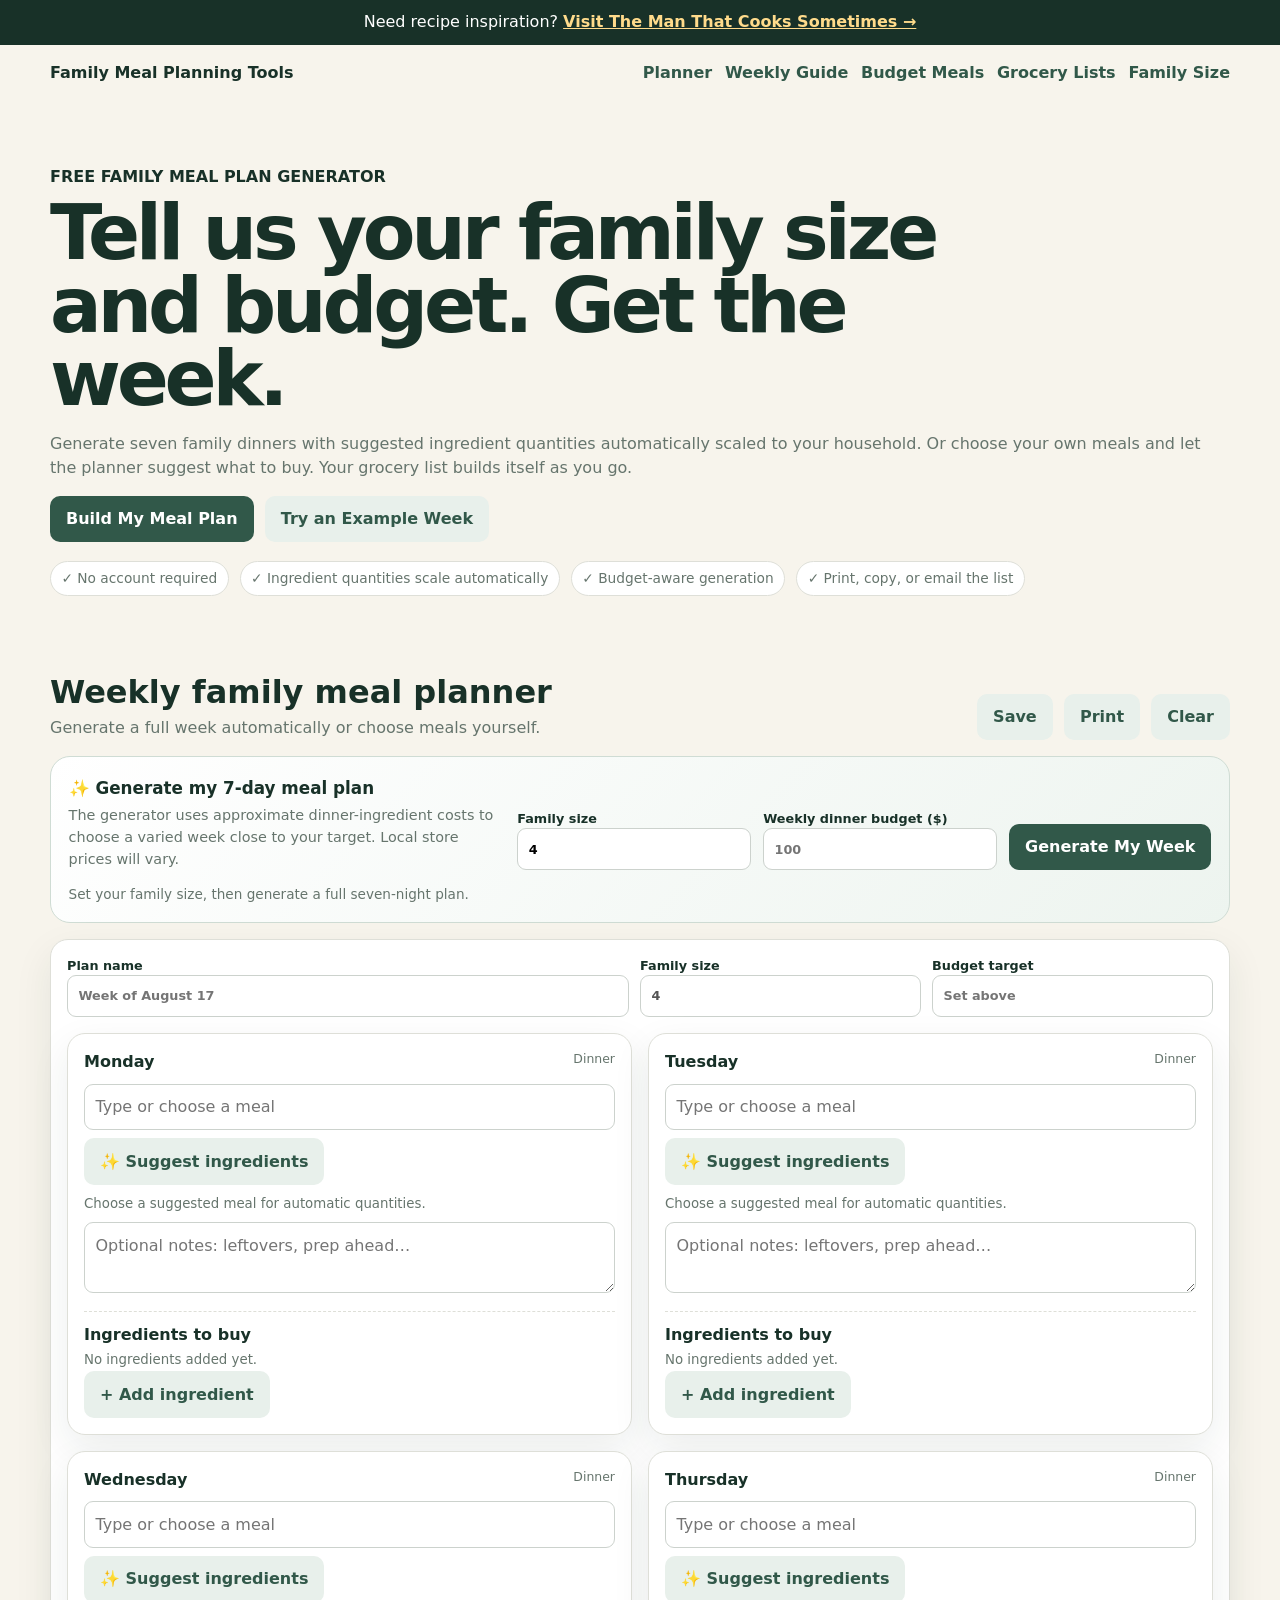
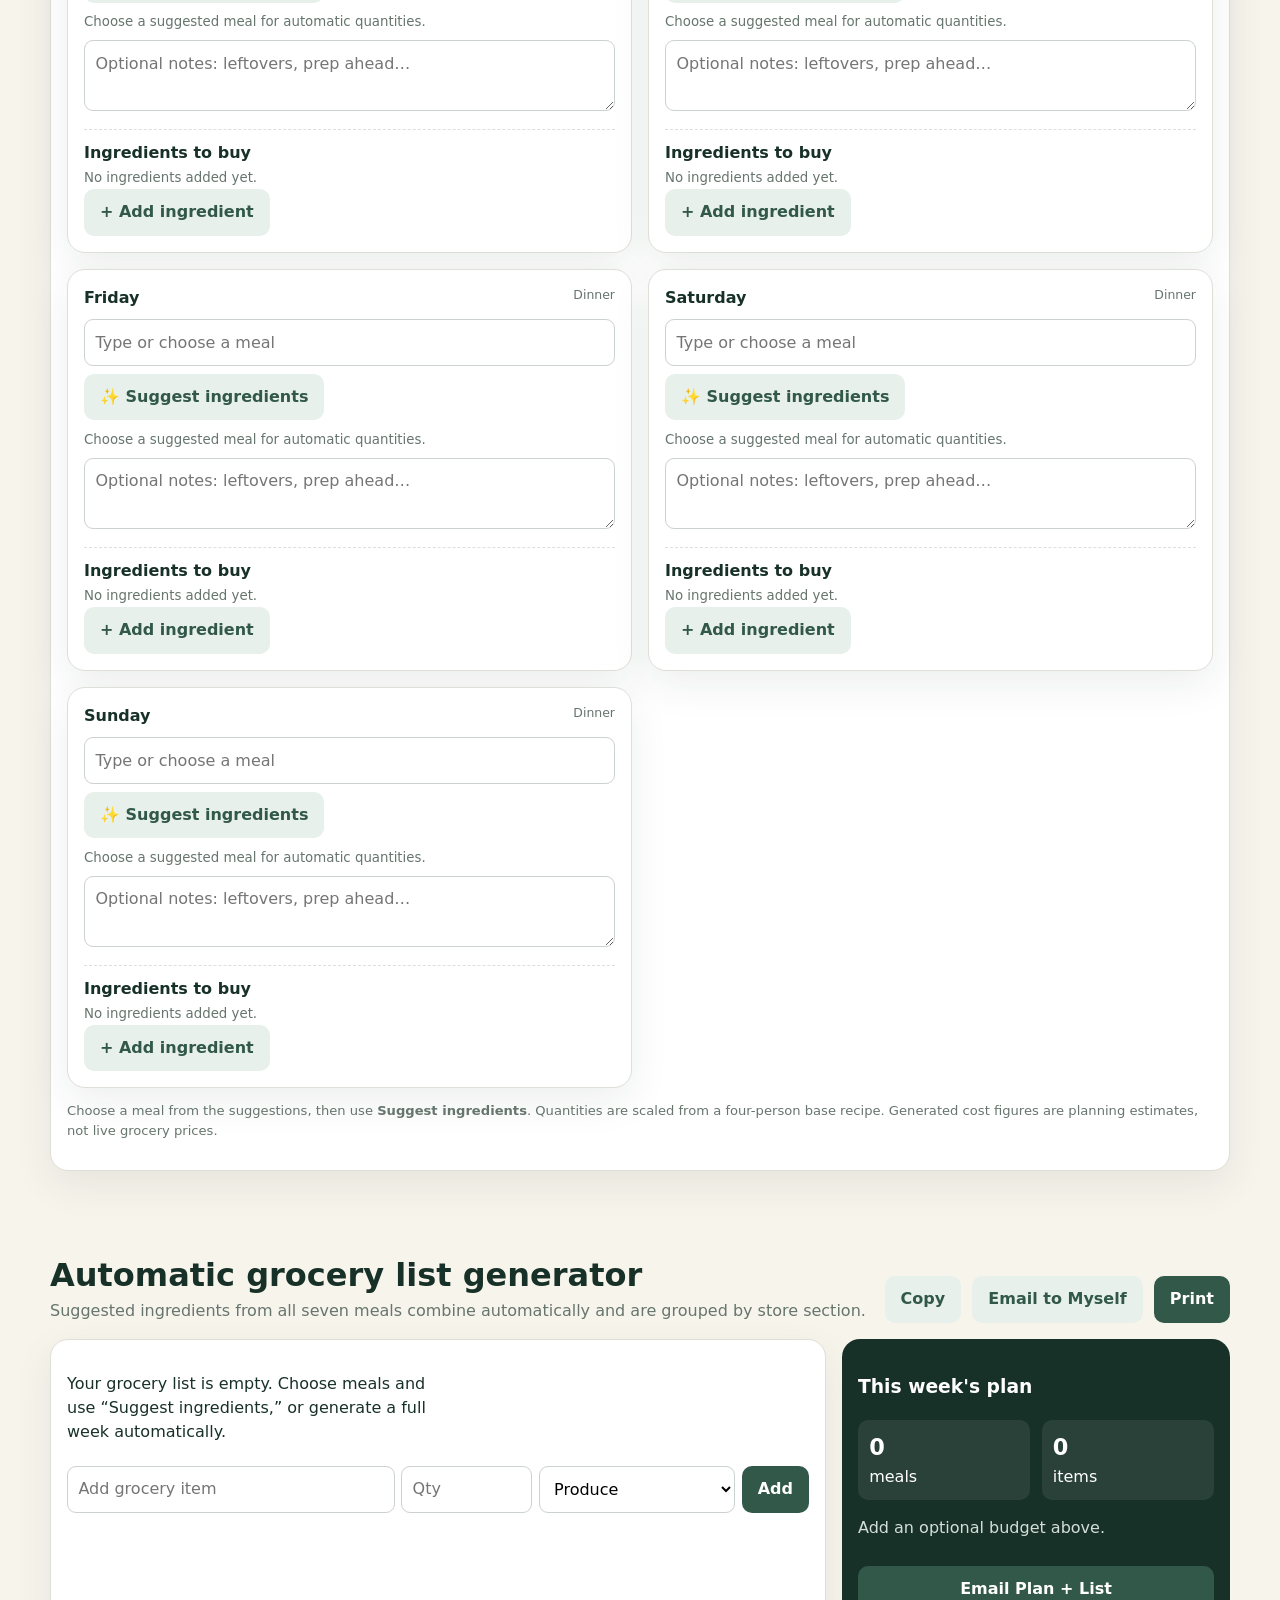
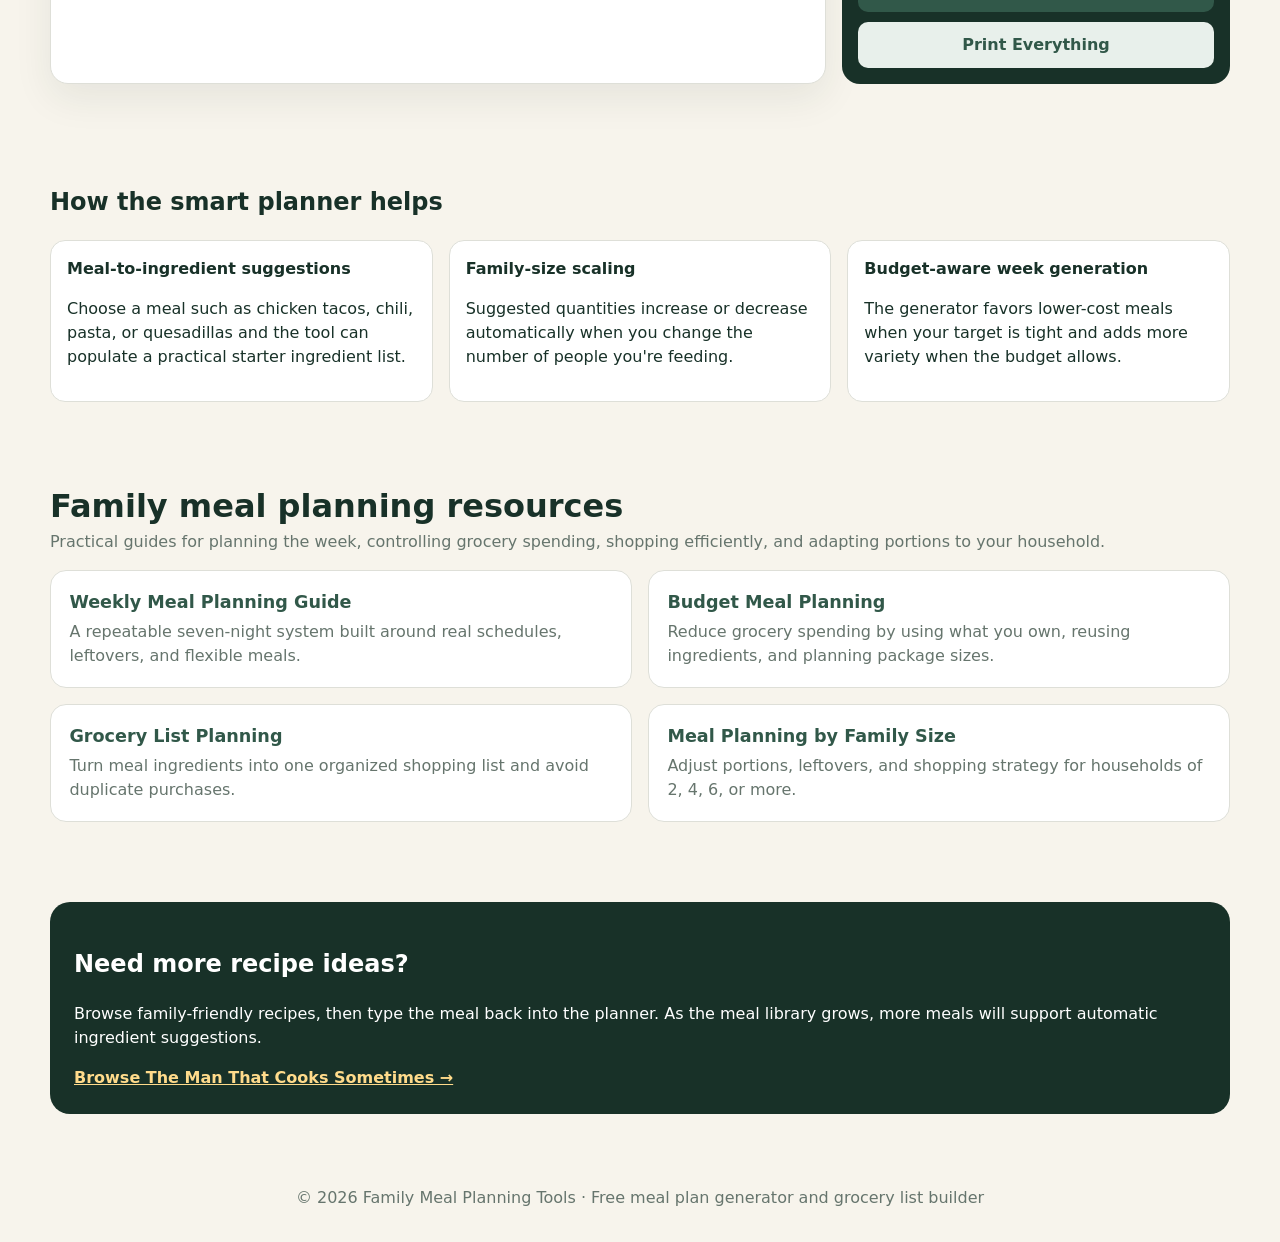
<file: index.html>
<!doctype html>
<html lang="en">
<head>
  <meta charset="utf-8">
  <meta name="viewport" content="width=device-width,initial-scale=1">
  <meta name="google-site-verification" content="FaMOKSo-xGGf4vfk6Gvm9xmmU86ODAxCclplTyoy7vQ">
  <title>Free Family Meal Plan Generator & Grocery List | Family Meal Planning Tools</title>
  <meta name="description" content="Generate a 7-day family meal plan from your household size and budget, get suggested ingredient quantities automatically, and build a printable grocery list. Free meal planning tool with saving, email sharing, and practical guides.">
  <meta name="robots" content="index,follow">
  <link rel="canonical" href="https://familymealplanningtools.com/">
  <meta property="og:type" content="website"><meta property="og:site_name" content="Family Meal Planning Tools"><meta property="og:title" content="Free Family Meal Plan Generator & Grocery List"><meta property="og:description" content="Set your family size and budget to generate seven dinners with suggested ingredient quantities and one organized grocery list."><meta property="og:url" content="https://familymealplanningtools.com/">
  <meta name="twitter:card" content="summary"><meta name="twitter:title" content="Free Family Meal Plan Generator & Grocery List"><meta name="twitter:description" content="Generate a weekly meal plan, suggested quantities, and a grocery list based on family size and budget.">
  <script type="application/ld+json">{"@context":"https://schema.org","@graph":[{"@type":"WebSite","name":"Family Meal Planning Tools","url":"https://familymealplanningtools.com/","description":"Free family meal planning tools and guides for weekly meal plans, grocery lists, budgeting, and different household sizes."},{"@type":"WebApplication","name":"Family Meal Plan Generator","url":"https://familymealplanningtools.com/","applicationCategory":"LifestyleApplication","operatingSystem":"Any","isAccessibleForFree":true,"description":"A browser-based family meal planner that generates seven dinners and suggested grocery quantities based on family size and budget."}]}</script>
  <style>:root{--ink:#183128;--muted:#66756d;--bg:#f7f4ec;--card:#fff;--green:#315849;--green2:#24473a;--lite:#e8f0eb;--line:#dedfd8;--gold:#ffdb8b;--warn:#8b5a16;--shadow:0 14px 38px rgba(24,49,40,.08)}*{box-sizing:border-box}html{scroll-behavior:smooth}body{margin:0;font:16px system-ui,-apple-system,BlinkMacSystemFont,"Segoe UI",sans-serif;background:var(--bg);color:var(--ink);line-height:1.5}button,input,select,textarea{font:inherit}button{cursor:pointer}a{color:inherit}.wrap{width:min(1180px,93%);margin:auto}.topbar{background:var(--ink);color:#fff;text-align:center;padding:.65rem}.topbar a{color:var(--gold);font-weight:800}.nav{display:flex;justify-content:space-between;align-items:center;padding:1rem 0;gap:1rem}.brand{font-weight:900}.navlinks{display:flex;gap:.8rem;align-items:center;flex-wrap:wrap}.navlinks a{font-weight:750;text-decoration:none;color:var(--green)}.btn,.btn2,.small-btn,.icon-btn{border:0;border-radius:10px;padding:.7rem 1rem;font-weight:800}.btn{background:var(--green);color:#fff}.btn:hover{background:var(--green2)}.btn2,.small-btn{background:var(--lite);color:var(--green)}.hero{padding:4rem 0 2rem}.hero h1{font-size:clamp(2.7rem,6vw,5.5rem);line-height:.95;letter-spacing:-.055em;max-width:950px;margin:.5rem 0}.hero p,.sub,small{color:var(--muted)}.actions{display:flex;gap:.7rem;flex-wrap:wrap;margin-top:1rem}.trust{display:flex;gap:.7rem;flex-wrap:wrap;margin-top:1.2rem}.trust span{background:#fff;border:1px solid var(--line);border-radius:999px;padding:.38rem .65rem;color:var(--muted);font-size:.86rem}section{padding:2.5rem 0}.head{display:flex;justify-content:space-between;gap:1rem;align-items:end;margin-bottom:1rem}.head h2{font-size:2rem;margin:0}.panel,.meal-card,.grocery-group{background:#fff;border:1px solid var(--line);border-radius:18px;padding:1rem;box-shadow:var(--shadow)}.generator{display:grid;grid-template-columns:1.4fr .75fr .75fr auto;gap:.75rem;align-items:end;background:linear-gradient(135deg,#fff,#edf4ef);border:1px solid #cfdcd4;border-radius:20px;padding:1.1rem;margin-bottom:1rem}.generator label,.setup label{font-size:.8rem;font-weight:800}.generator input,.setup input,.meal-card input,.meal-card textarea,.ingredient-row input,.ingredient-row select,.add-row input,.add-row select{width:100%;border:1px solid #ccd2cd;border-radius:9px;padding:.65rem;background:#fff}.generator-copy h3{margin:.1rem 0 .25rem;font-size:1.05rem}.generator-copy p{margin:0;color:var(--muted);font-size:.9rem}.generator-status{grid-column:1/-1;margin:.1rem 0 0;color:var(--muted);font-size:.85rem}.setup{display:grid;grid-template-columns:2fr 1fr 1fr;gap:.7rem;margin-bottom:1rem}.planner-grid{display:grid;grid-template-columns:1fr 1fr;gap:1rem}.meal-card-header{display:flex;justify-content:space-between;gap:.5rem;margin-bottom:.6rem}.meal-card-header span{font-size:.78rem;color:var(--muted)}.meal-card textarea{min-height:65px;margin-top:.5rem}.meal-assist-row{display:flex;gap:.6rem;align-items:center;justify-content:space-between;flex-wrap:wrap}.meal-assist-row .small-btn{margin-top:.5rem}.ingredients-box{border-top:1px dashed var(--line);margin-top:.7rem;padding-top:.7rem}.ingredient-row,.add-row{display:grid;grid-template-columns:2fr .8fr 1.2fr auto;gap:.4rem;margin:.4rem 0}.icon-btn{padding:.4rem .7rem;background:#fff0f0;color:#943737}.grocery-shell{display:grid;grid-template-columns:2fr 1fr;gap:1rem}.grocery-groups{display:grid;grid-template-columns:1fr 1fr;gap:.7rem}.grocery-group h3{margin:.1rem 0}.grocery-item{display:grid;grid-template-columns:auto 1fr auto;gap:.5rem;padding:.4rem 0;border-bottom:1px solid #eee}.grocery-item.done span{text-decoration:line-through;color:#999}.summary{background:var(--ink);color:#fff;border-radius:18px;padding:1rem;align-self:start;position:sticky;top:1rem}.summary small,.summary p{color:#d5ded9}.stats{display:flex;gap:.7rem}.stat{background:#ffffff14;padding:.7rem;border-radius:10px;flex:1}.stat strong{font-size:1.4rem;display:block}.summary button{width:100%;margin-top:.6rem}.tips{display:grid;grid-template-columns:repeat(3,1fr);gap:1rem}.tip{background:#fff;border:1px solid var(--line);border-radius:15px;padding:1rem}.resources-grid{display:grid;grid-template-columns:repeat(2,1fr);gap:1rem}.resource-card{display:block;background:#fff;border:1px solid var(--line);border-radius:16px;padding:1.15rem;text-decoration:none;color:var(--ink)}.resource-card strong{display:block;color:var(--green);font-size:1.1rem;margin-bottom:.3rem}.resource-card span{color:var(--muted)}.notice{font-size:.82rem;color:var(--muted);margin-top:.8rem}.cta{background:var(--ink);color:#fff;border-radius:20px;padding:1.5rem}.cta a{color:var(--gold);font-weight:800}.planner-toast{position:fixed;left:50%;bottom:22px;transform:translate(-50%,20px);opacity:0;pointer-events:none;background:var(--ink);color:#fff;padding:.8rem 1rem;border-radius:12px;box-shadow:0 8px 30px #0003;z-index:999;transition:.2s}.planner-toast.warn{background:var(--warn)}.planner-toast.show{opacity:1;transform:translate(-50%,0)}footer{padding:2rem;color:var(--muted);text-align:center}@media(max-width:900px){.generator{grid-template-columns:1fr 1fr}.generator-copy{grid-column:1/-1}.planner-grid,.grocery-shell,.tips,.resources-grid{grid-template-columns:1fr}.summary{position:static}.navlinks{display:none}}@media(max-width:600px){.generator,.setup,.grocery-groups{grid-template-columns:1fr}.ingredient-row,.add-row{grid-template-columns:1fr 70px 1fr auto}.head{align-items:start;flex-direction:column}.hero{padding-top:2.5rem}}@media print{.topbar,.nav,.hero,.actions,.generator,.small-btn,.icon-btn,.add-row,.head .actions,.cta,#resources,footer,.planner-toast{display:none!important}body{background:#fff}.panel,.meal-card,.grocery-group{box-shadow:none}.grocery-shell{grid-template-columns:1fr}.summary{background:#fff;color:#000;border:1px solid #aaa}.summary p,.summary small{color:#333}.planner-grid,.grocery-groups{grid-template-columns:1fr 1fr}.meal-card{break-inside:avoid}}</style>
</head>
<body>
  <div class="topbar">Need recipe inspiration? <a href="https://themanthatcookssometimes.blogspot.com/" target="_blank" rel="noopener">Visit The Man That Cooks Sometimes →</a></div>
  <div class="wrap nav"><div class="brand">Family Meal Planning Tools</div><div class="navlinks"><a href="#planner">Planner</a><a href="/weekly-meal-planning-guide.html">Weekly Guide</a><a href="/budget-meal-planning.html">Budget Meals</a><a href="/grocery-list-planning.html">Grocery Lists</a><a href="/meal-planning-by-family-size.html">Family Size</a></div></div>
  <header class="hero"><div class="wrap"><b>FREE FAMILY MEAL PLAN GENERATOR</b><h1>Tell us your family size and budget. Get the week.</h1><p>Generate seven family dinners with suggested ingredient quantities automatically scaled to your household. Or choose your own meals and let the planner suggest what to buy. Your grocery list builds itself as you go.</p><div class="actions"><button class="btn" onclick="document.querySelector('#planner').scrollIntoView()">Build My Meal Plan</button><button class="btn2" onclick="loadExample()">Try an Example Week</button></div><div class="trust"><span>✓ No account required</span><span>✓ Ingredient quantities scale automatically</span><span>✓ Budget-aware generation</span><span>✓ Print, copy, or email the list</span></div></div></header>
  <main>
    <section id="planner"><div class="wrap"><div class="head"><div><h2>Weekly family meal planner</h2><div class="sub">Generate a full week automatically or choose meals yourself.</div></div><div class="actions"><button class="btn2" onclick="save(true)">Save</button><button class="btn2" onclick="window.print()">Print</button><button class="btn2" onclick="clearPlan()">Clear</button></div></div>
      <div class="generator"><div class="generator-copy"><h3>✨ Generate my 7-day meal plan</h3><p>The generator uses approximate dinner-ingredient costs to choose a varied week close to your target. Local store prices will vary.</p></div><label>Family size<input id="familySize" type="number" min="1" max="20" value="4"></label><label>Weekly dinner budget ($)<input id="budget" type="number" min="0" step="5" placeholder="100"></label><button class="btn" onclick="generateMealPlan()">Generate My Week</button><div id="generatorStatus" class="generator-status"></div></div>
      <div class="panel"><div class="setup"><label>Plan name<input id="planName" placeholder="Week of August 17"></label><label>Family size<input id="familySizeMirror" type="number" min="1" value="4" disabled title="Change family size above"></label><label>Budget target<input id="budgetMirror" placeholder="Set above" disabled></label></div><div id="plannerGrid" class="planner-grid"></div><p class="notice">Choose a meal from the suggestions, then use <strong>Suggest ingredients</strong>. Quantities are scaled from a four-person base recipe. Generated cost figures are planning estimates, not live grocery prices.</p></div>
    </div></section>
    <section id="grocery"><div class="wrap"><div class="head"><div><h2>Automatic grocery list generator</h2><div class="sub">Suggested ingredients from all seven meals combine automatically and are grouped by store section.</div></div><div class="actions"><button class="btn2" onclick="copyList()">Copy</button><button class="btn2" onclick="emailList()">Email to Myself</button><button class="btn" onclick="window.print()">Print</button></div></div><div class="grocery-shell"><div class="panel"><div id="groceryGroups" class="grocery-groups"></div><div class="add-row"><input id="customItem" placeholder="Add grocery item"><input id="customQty" placeholder="Qty"><select id="customCategory"><option>Produce</option><option>Meat & Seafood</option><option>Dairy & Eggs</option><option>Bakery</option><option>Pantry</option><option>Frozen</option><option>Drinks</option><option>Household</option><option>Other</option></select><button class="btn" onclick="addCustomItem()">Add</button></div></div><aside class="summary"><h3>This week's plan</h3><div class="stats"><div class="stat"><strong id="mealCount">0</strong>meals</div><div class="stat"><strong id="itemCount">0</strong>items</div></div><p id="budgetSummary">Add an optional budget above.</p><button class="btn" onclick="emailList()">Email Plan + List</button><button class="btn2" onclick="window.print()">Print Everything</button></aside></div></div></section>
    <section><div class="wrap"><h2>How the smart planner helps</h2><div class="tips"><div class="tip"><b>Meal-to-ingredient suggestions</b><p>Choose a meal such as chicken tacos, chili, pasta, or quesadillas and the tool can populate a practical starter ingredient list.</p></div><div class="tip"><b>Family-size scaling</b><p>Suggested quantities increase or decrease automatically when you change the number of people you're feeding.</p></div><div class="tip"><b>Budget-aware week generation</b><p>The generator favors lower-cost meals when your target is tight and adds more variety when the budget allows.</p></div></div></div></section>
    <section id="resources"><div class="wrap"><div class="head"><div><h2>Family meal planning resources</h2><div class="sub">Practical guides for planning the week, controlling grocery spending, shopping efficiently, and adapting portions to your household.</div></div></div><div class="resources-grid"><a class="resource-card" href="/weekly-meal-planning-guide.html"><strong>Weekly Meal Planning Guide</strong><span>A repeatable seven-night system built around real schedules, leftovers, and flexible meals.</span></a><a class="resource-card" href="/budget-meal-planning.html"><strong>Budget Meal Planning</strong><span>Reduce grocery spending by using what you own, reusing ingredients, and planning package sizes.</span></a><a class="resource-card" href="/grocery-list-planning.html"><strong>Grocery List Planning</strong><span>Turn meal ingredients into one organized shopping list and avoid duplicate purchases.</span></a><a class="resource-card" href="/meal-planning-by-family-size.html"><strong>Meal Planning by Family Size</strong><span>Adjust portions, leftovers, and shopping strategy for households of 2, 4, 6, or more.</span></a></div></div></section>
    <section><div class="wrap cta"><h2>Need more recipe ideas?</h2><p>Browse family-friendly recipes, then type the meal back into the planner. As the meal library grows, more meals will support automatic ingredient suggestions.</p><a href="https://themanthatcookssometimes.blogspot.com/" target="_blank" rel="noopener">Browse The Man That Cooks Sometimes →</a></div></section>
  </main>
  <footer>© 2026 Family Meal Planning Tools · Free meal plan generator and grocery list builder</footer>
  <script src="app.js"></script>
  <script>const fs=document.getElementById('familySize'),fm=document.getElementById('familySizeMirror'),b=document.getElementById('budget'),bm=document.getElementById('budgetMirror');function mirrorSetup(){fm.value=fs.value;bm.value=b.value?('$'+b.value):''}fs.addEventListener('input',mirrorSetup);b.addEventListener('input',mirrorSetup);mirrorSetup();</script>
</body>
</html>
</file>
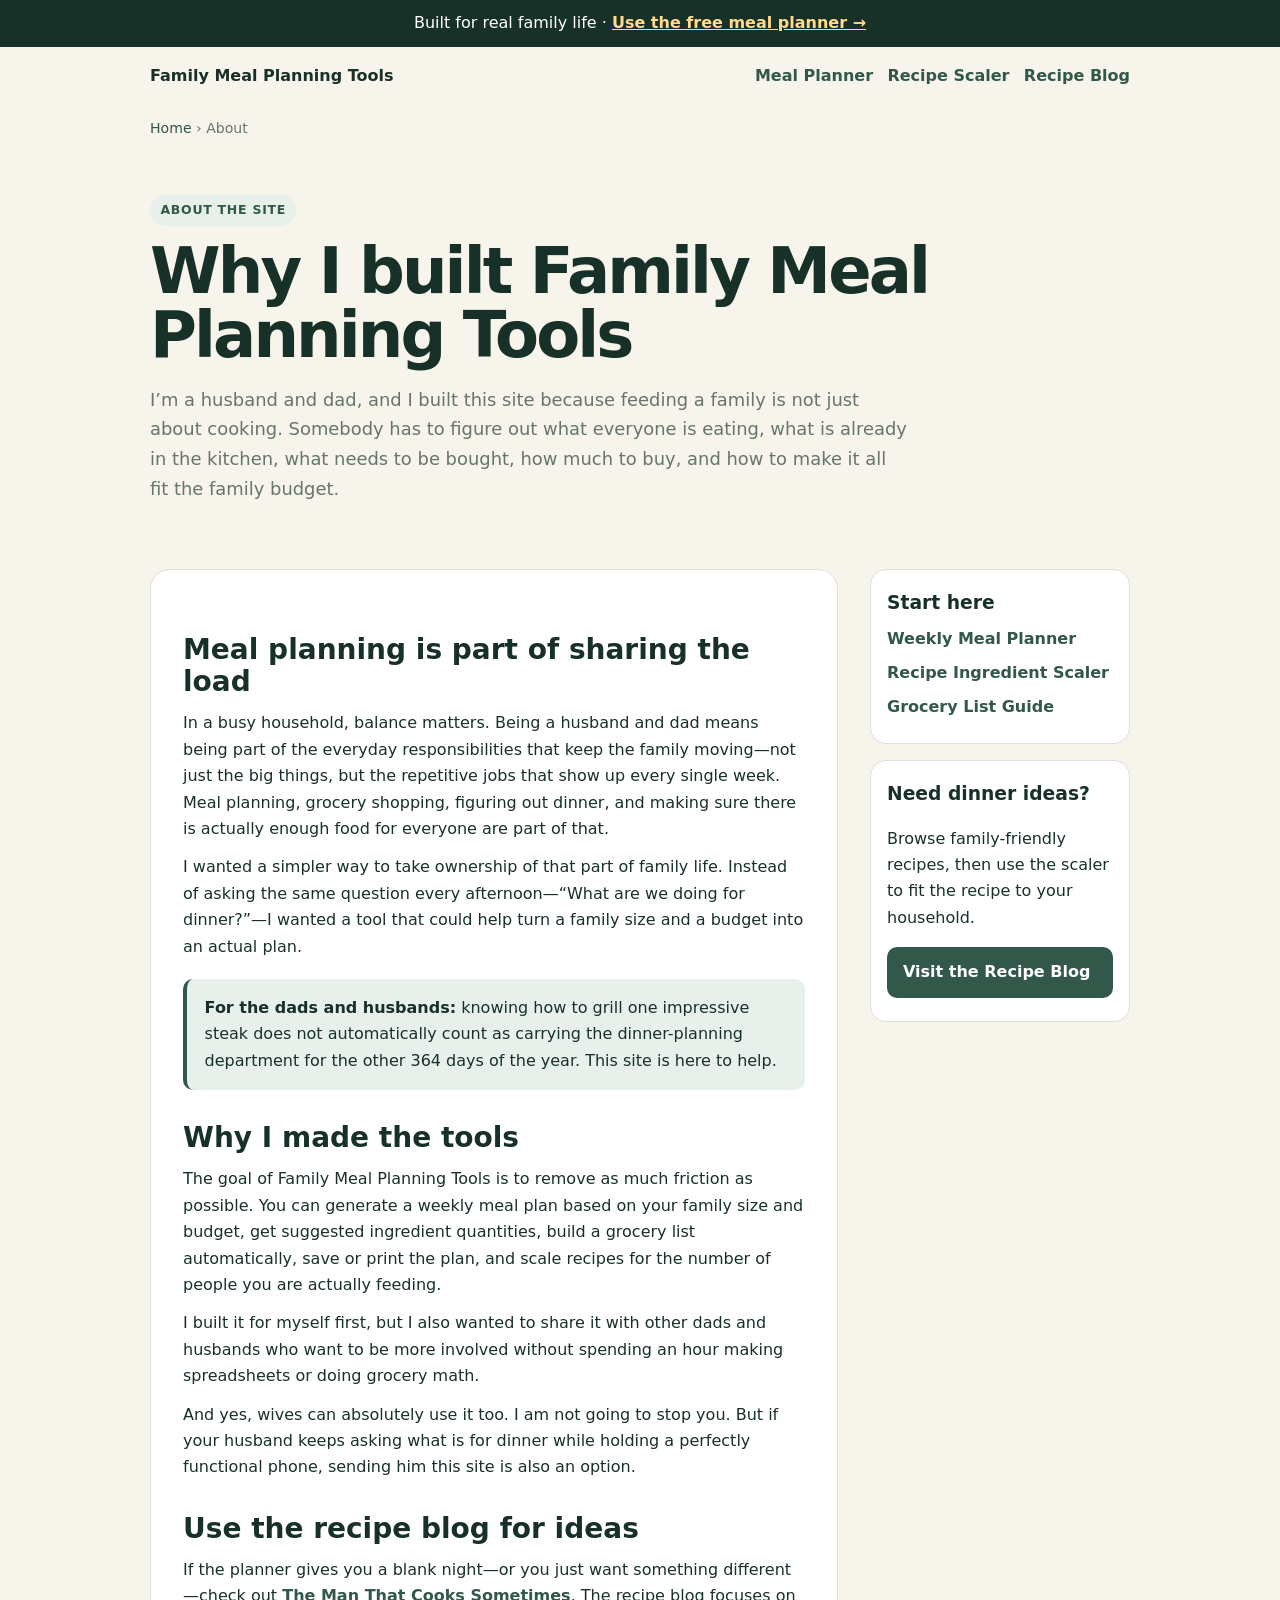
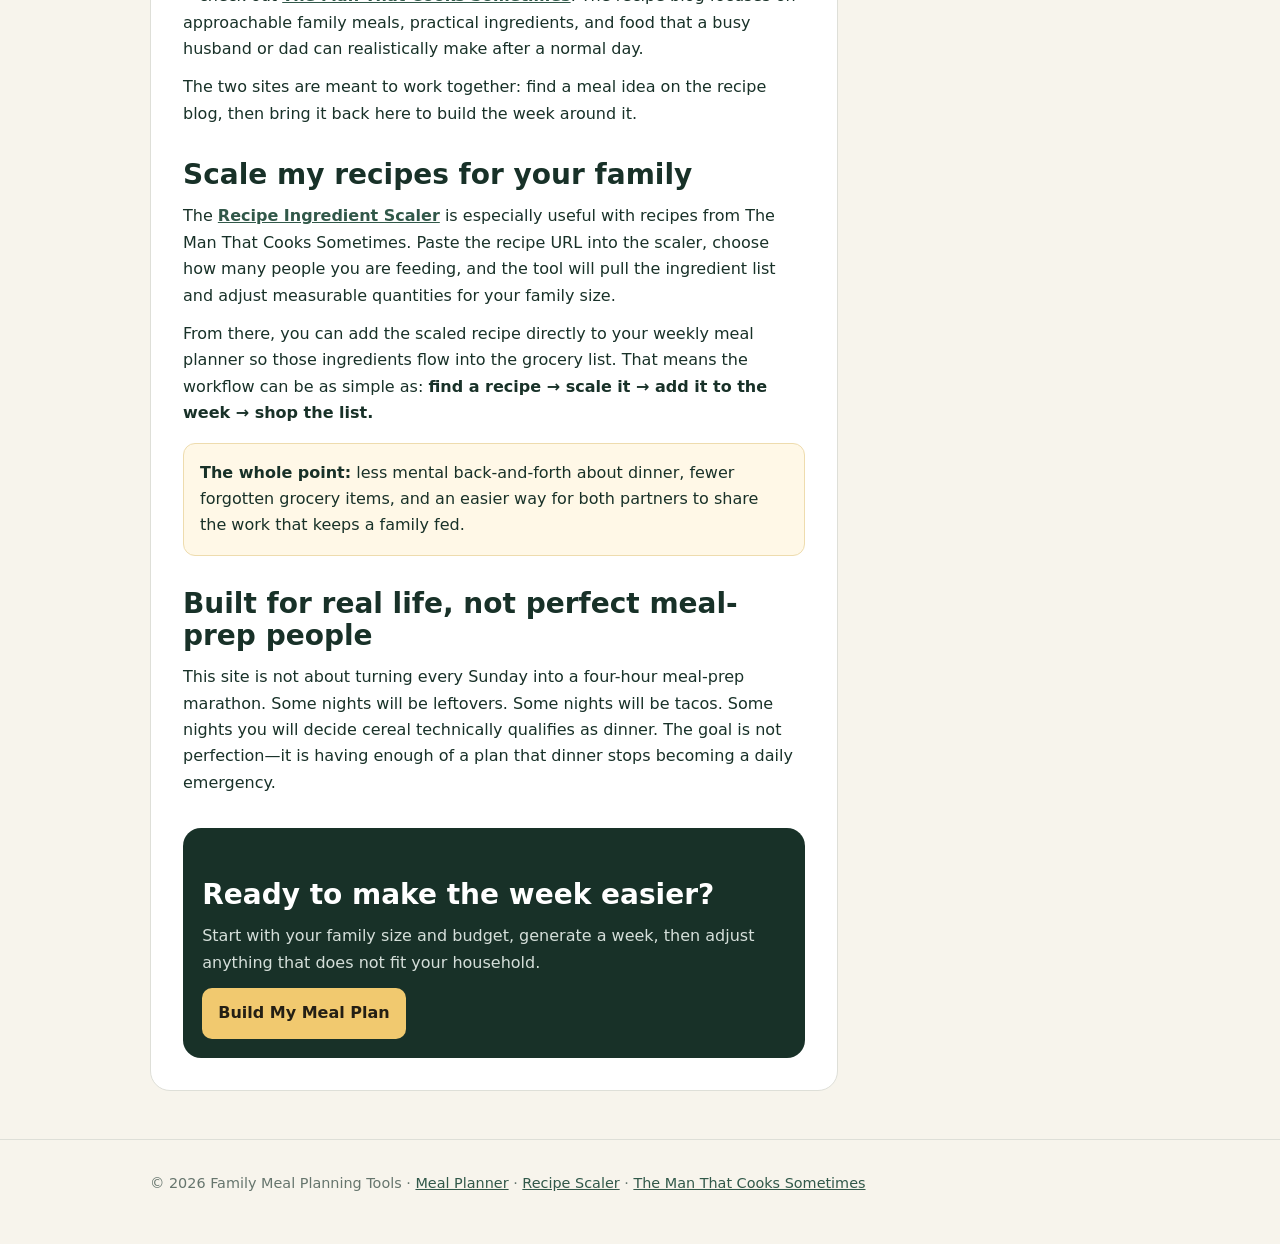
<file: about.html>
<!doctype html>
<html lang="en">
<head>
  <meta charset="utf-8">
  <meta name="viewport" content="width=device-width,initial-scale=1">
  <title>About Family Meal Planning Tools | Built by a Dad for Busy Families</title>
  <meta name="description" content="Why Family Meal Planning Tools was built by a husband and dad to make meal planning, grocery lists, recipe scaling, and sharing family responsibilities easier.">
  <meta name="robots" content="index,follow">
  <link rel="canonical" href="https://familymealplanningtools.com/about.html">
  <meta property="og:type" content="website">
  <meta property="og:site_name" content="Family Meal Planning Tools">
  <meta property="og:title" content="About Family Meal Planning Tools">
  <meta property="og:description" content="A husband-and-dad-built meal planning site designed to make dinner planning and grocery shopping easier for busy families.">
  <meta property="og:url" content="https://familymealplanningtools.com/about.html">
  <script type="application/ld+json">{"@context":"https://schema.org","@type":"AboutPage","name":"About Family Meal Planning Tools","url":"https://familymealplanningtools.com/about.html","description":"The story behind a husband-and-dad-built family meal planning toolkit for sharing meal-planning responsibilities at home."}</script>
  <link rel="stylesheet" href="/resources.css">
</head>
<body>
  <div class="topbar">Built for real family life · <a href="/">Use the free meal planner →</a></div>
  <div class="wrap nav">
    <a class="brand" href="/">Family Meal Planning Tools</a>
    <div class="navlinks"><a href="/">Meal Planner</a><a href="/recipe-scaler.html">Recipe Scaler</a><a href="https://themanthatcookssometimes.blogspot.com/" target="_blank" rel="noopener">Recipe Blog</a></div>
  </div>

  <div class="wrap breadcrumbs"><a href="/">Home</a> › About</div>
  <header class="hero"><div class="wrap"><span class="eyebrow">About the site</span><h1>Why I built Family Meal Planning Tools</h1><p>I’m a husband and dad, and I built this site because feeding a family is not just about cooking. Somebody has to figure out what everyone is eating, what is already in the kitchen, what needs to be bought, how much to buy, and how to make it all fit the family budget.</p></div></header>

  <main class="wrap content">
    <article class="article">
      <h2>Meal planning is part of sharing the load</h2>
      <p>In a busy household, balance matters. Being a husband and dad means being part of the everyday responsibilities that keep the family moving—not just the big things, but the repetitive jobs that show up every single week. Meal planning, grocery shopping, figuring out dinner, and making sure there is actually enough food for everyone are part of that.</p>
      <p>I wanted a simpler way to take ownership of that part of family life. Instead of asking the same question every afternoon—“What are we doing for dinner?”—I wanted a tool that could help turn a family size and a budget into an actual plan.</p>

      <div class="callout"><strong>For the dads and husbands:</strong> knowing how to grill one impressive steak does not automatically count as carrying the dinner-planning department for the other 364 days of the year. This site is here to help.</div>

      <h2>Why I made the tools</h2>
      <p>The goal of Family Meal Planning Tools is to remove as much friction as possible. You can generate a weekly meal plan based on your family size and budget, get suggested ingredient quantities, build a grocery list automatically, save or print the plan, and scale recipes for the number of people you are actually feeding.</p>
      <p>I built it for myself first, but I also wanted to share it with other dads and husbands who want to be more involved without spending an hour making spreadsheets or doing grocery math.</p>
      <p>And yes, wives can absolutely use it too. I am not going to stop you. But if your husband keeps asking what is for dinner while holding a perfectly functional phone, sending him this site is also an option.</p>

      <h2>Use the recipe blog for ideas</h2>
      <p>If the planner gives you a blank night—or you just want something different—check out <a href="https://themanthatcookssometimes.blogspot.com/" target="_blank" rel="noopener"><strong>The Man That Cooks Sometimes</strong></a>. The recipe blog focuses on approachable family meals, practical ingredients, and food that a busy husband or dad can realistically make after a normal day.</p>
      <p>The two sites are meant to work together: find a meal idea on the recipe blog, then bring it back here to build the week around it.</p>

      <h2>Scale my recipes for your family</h2>
      <p>The <a href="/recipe-scaler.html"><strong>Recipe Ingredient Scaler</strong></a> is especially useful with recipes from The Man That Cooks Sometimes. Paste the recipe URL into the scaler, choose how many people you are feeding, and the tool will pull the ingredient list and adjust measurable quantities for your family size.</p>
      <p>From there, you can add the scaled recipe directly to your weekly meal planner so those ingredients flow into the grocery list. That means the workflow can be as simple as: <strong>find a recipe → scale it → add it to the week → shop the list.</strong></p>

      <div class="example"><strong>The whole point:</strong> less mental back-and-forth about dinner, fewer forgotten grocery items, and an easier way for both partners to share the work that keeps a family fed.</div>

      <h2>Built for real life, not perfect meal-prep people</h2>
      <p>This site is not about turning every Sunday into a four-hour meal-prep marathon. Some nights will be leftovers. Some nights will be tacos. Some nights you will decide cereal technically qualifies as dinner. The goal is not perfection—it is having enough of a plan that dinner stops becoming a daily emergency.</p>

      <div class="cta"><h2>Ready to make the week easier?</h2><p>Start with your family size and budget, generate a week, then adjust anything that does not fit your household.</p><a class="btn" href="/#planner">Build My Meal Plan</a></div>
    </article>

    <aside class="sidebar">
      <div class="sidecard"><h3>Start here</h3><a href="/#planner">Weekly Meal Planner</a><a href="/recipe-scaler.html">Recipe Ingredient Scaler</a><a href="/grocery-list-planning.html">Grocery List Guide</a></div>
      <div class="sidecard"><h3>Need dinner ideas?</h3><p>Browse family-friendly recipes, then use the scaler to fit the recipe to your household.</p><a class="btn" href="https://themanthatcookssometimes.blogspot.com/" target="_blank" rel="noopener">Visit the Recipe Blog</a></div>
    </aside>
  </main>

  <footer><div class="wrap">© 2026 Family Meal Planning Tools · <a href="/">Meal Planner</a> · <a href="/recipe-scaler.html">Recipe Scaler</a> · <a href="https://themanthatcookssometimes.blogspot.com/" target="_blank" rel="noopener">The Man That Cooks Sometimes</a></div></footer>
</body>
</html>
</file>
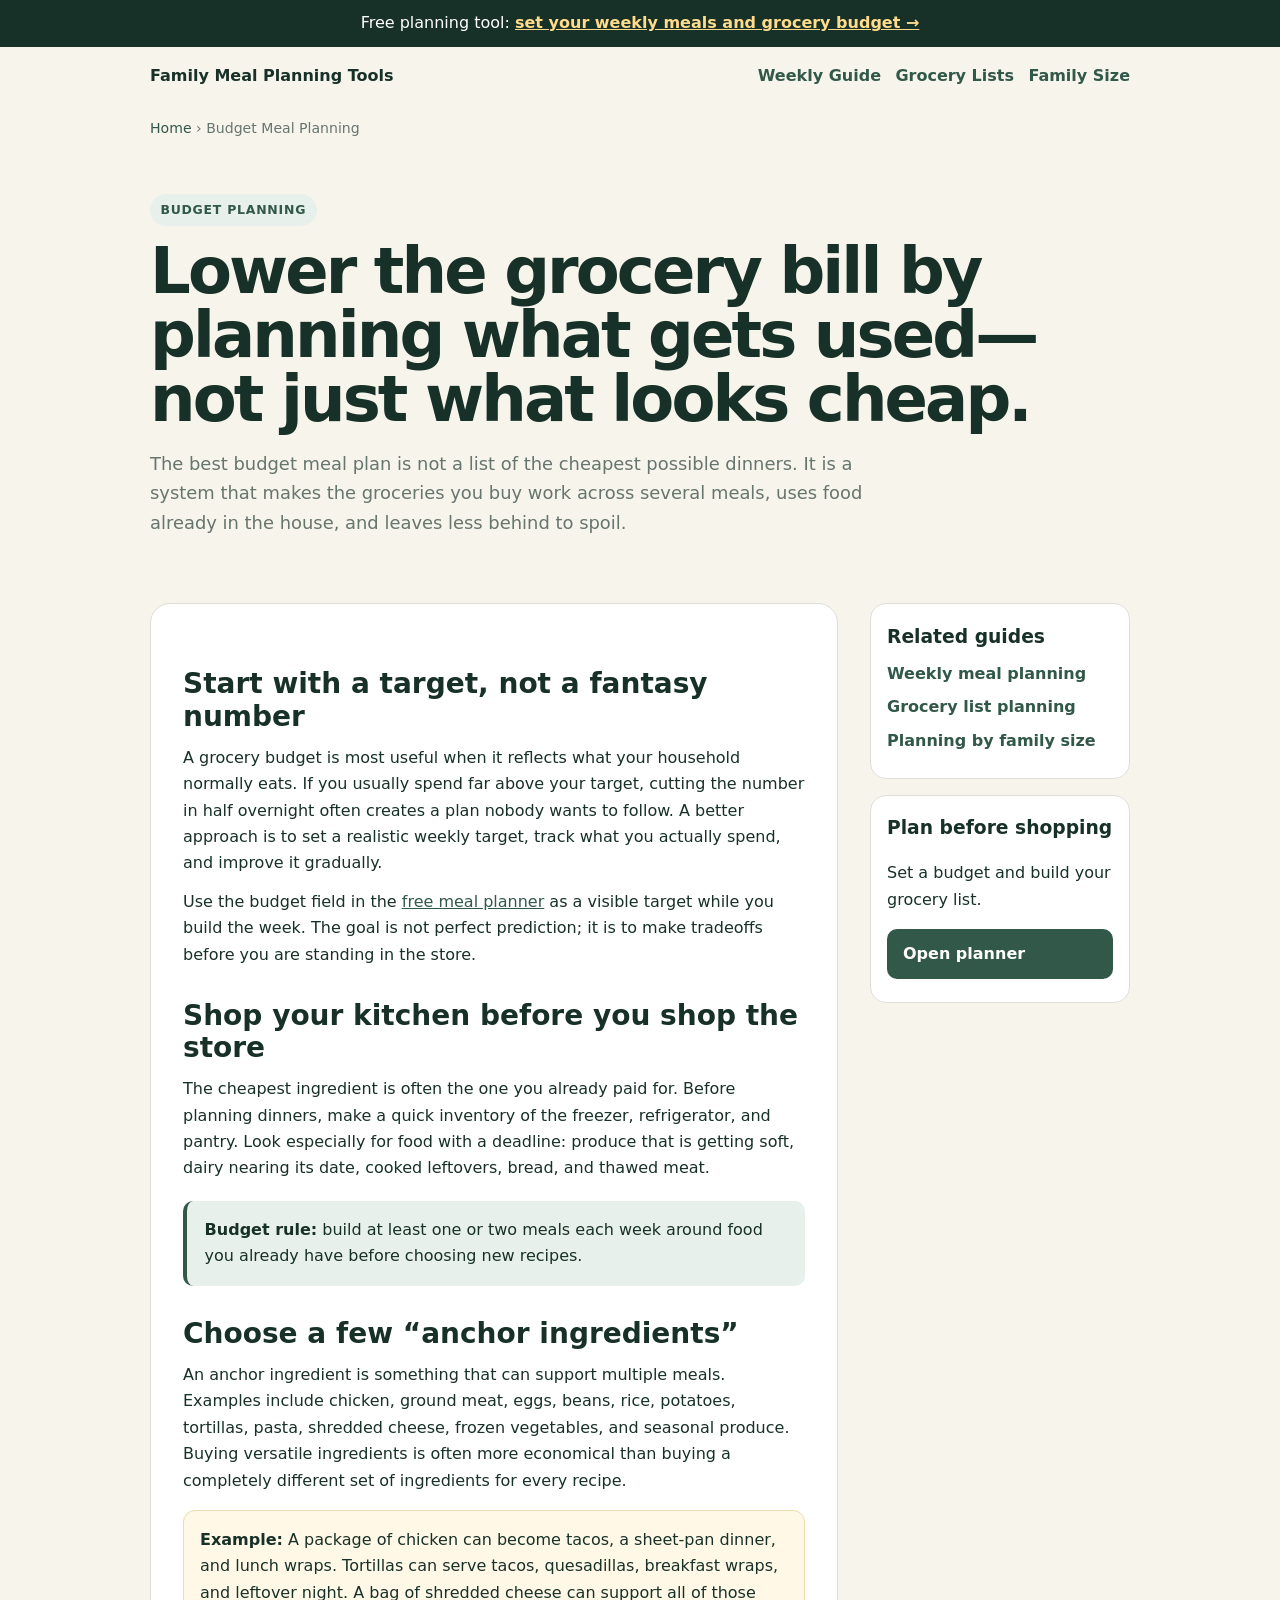
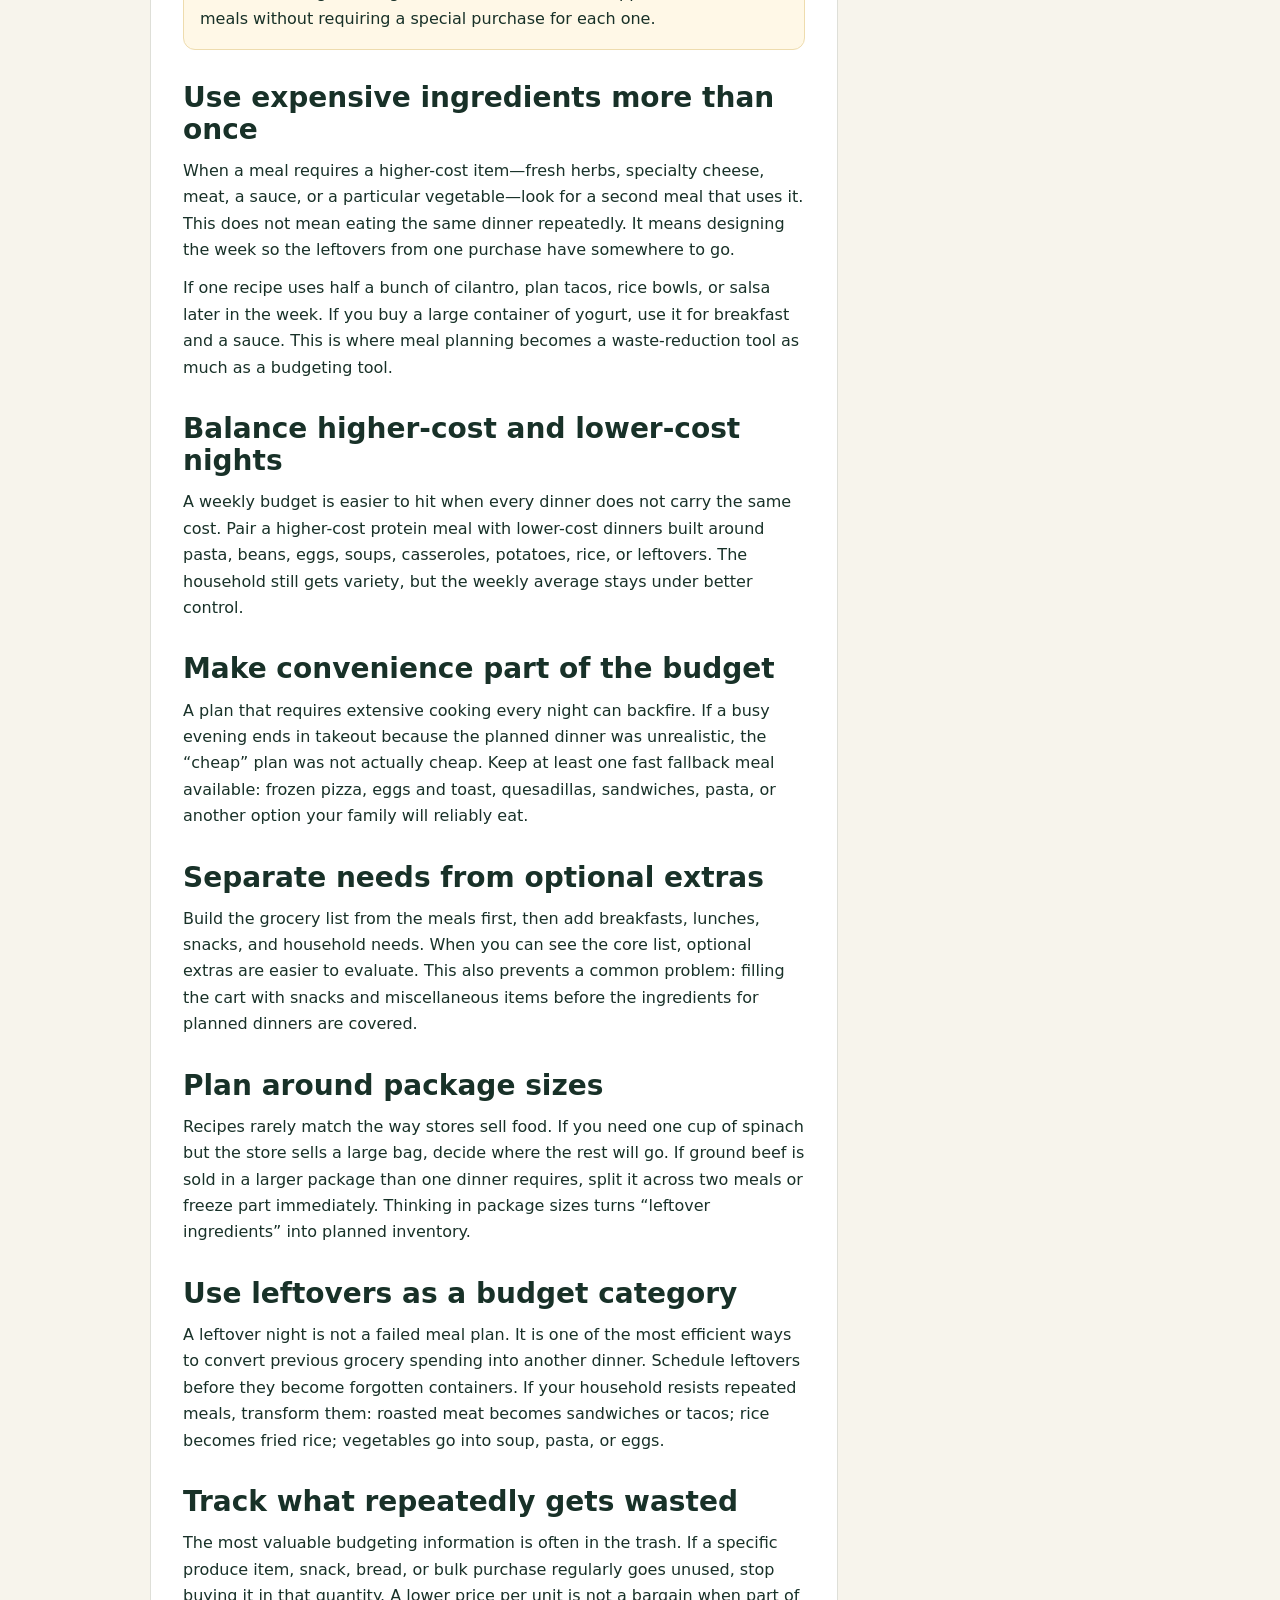
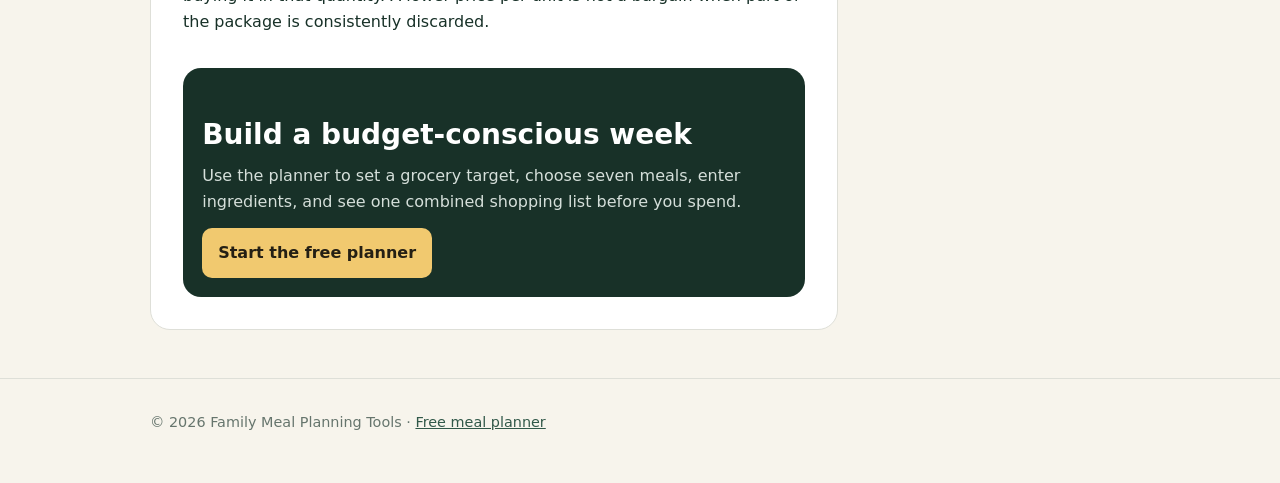
<file: budget-meal-planning.html>
<!doctype html><html lang="en"><head><meta charset="utf-8"><meta name="viewport" content="width=device-width,initial-scale=1"><title>Budget Meal Planning for Families: Spend Less Without Eating Boring Food</title><meta name="description" content="Learn a practical family budget meal planning system: shop your kitchen, set a grocery target, reuse ingredients, plan low-cost proteins, and reduce food waste."><meta name="robots" content="index,follow"><link rel="canonical" href="https://familymealplanningtools.com/budget-meal-planning.html"><meta property="og:type" content="article"><meta property="og:title" content="Budget Meal Planning for Families"><meta property="og:description" content="A practical way to lower the grocery bill without planning seven nights of identical cheap meals."><meta property="og:url" content="https://familymealplanningtools.com/budget-meal-planning.html"><meta name="twitter:card" content="summary"><link rel="stylesheet" href="resources.css"><script type="application/ld+json">{"@context":"https://schema.org","@graph":[{"@type":"Article","headline":"Budget Meal Planning for Families: Spend Less Without Eating Boring Food","description":"A practical family budget meal planning system.","datePublished":"2026-08-12","dateModified":"2026-08-12","mainEntityOfPage":"https://familymealplanningtools.com/budget-meal-planning.html","author":{"@type":"Organization","name":"Family Meal Planning Tools"},"publisher":{"@type":"Organization","name":"Family Meal Planning Tools","url":"https://familymealplanningtools.com/"}},{"@type":"BreadcrumbList","itemListElement":[{"@type":"ListItem","position":1,"name":"Home","item":"https://familymealplanningtools.com/"},{"@type":"ListItem","position":2,"name":"Budget Meal Planning","item":"https://familymealplanningtools.com/budget-meal-planning.html"}]}]}</script></head><body><div class="topbar">Free planning tool: <a href="https://familymealplanningtools.com/#planner">set your weekly meals and grocery budget →</a></div><div class="wrap"><nav class="nav"><a class="brand" href="/">Family Meal Planning Tools</a><div class="navlinks"><a href="/weekly-meal-planning-guide.html">Weekly Guide</a><a href="/grocery-list-planning.html">Grocery Lists</a><a href="/meal-planning-by-family-size.html">Family Size</a></div></nav><div class="breadcrumbs"><a href="/">Home</a> › Budget Meal Planning</div><header class="hero"><span class="eyebrow">Budget planning</span><h1>Lower the grocery bill by planning what gets used—not just what looks cheap.</h1><p>The best budget meal plan is not a list of the cheapest possible dinners. It is a system that makes the groceries you buy work across several meals, uses food already in the house, and leaves less behind to spoil.</p></header><div class="content"><article class="article"><h2>Start with a target, not a fantasy number</h2><p>A grocery budget is most useful when it reflects what your household normally eats. If you usually spend far above your target, cutting the number in half overnight often creates a plan nobody wants to follow. A better approach is to set a realistic weekly target, track what you actually spend, and improve it gradually.</p><p>Use the budget field in the <a href="/#planner">free meal planner</a> as a visible target while you build the week. The goal is not perfect prediction; it is to make tradeoffs before you are standing in the store.</p><h2>Shop your kitchen before you shop the store</h2><p>The cheapest ingredient is often the one you already paid for. Before planning dinners, make a quick inventory of the freezer, refrigerator, and pantry. Look especially for food with a deadline: produce that is getting soft, dairy nearing its date, cooked leftovers, bread, and thawed meat.</p><div class="callout"><strong>Budget rule:</strong> build at least one or two meals each week around food you already have before choosing new recipes.</div><h2>Choose a few “anchor ingredients”</h2><p>An anchor ingredient is something that can support multiple meals. Examples include chicken, ground meat, eggs, beans, rice, potatoes, tortillas, pasta, shredded cheese, frozen vegetables, and seasonal produce. Buying versatile ingredients is often more economical than buying a completely different set of ingredients for every recipe.</p><div class="example"><strong>Example:</strong> A package of chicken can become tacos, a sheet-pan dinner, and lunch wraps. Tortillas can serve tacos, quesadillas, breakfast wraps, and leftover night. A bag of shredded cheese can support all of those meals without requiring a special purchase for each one.</div><h2>Use expensive ingredients more than once</h2><p>When a meal requires a higher-cost item—fresh herbs, specialty cheese, meat, a sauce, or a particular vegetable—look for a second meal that uses it. This does not mean eating the same dinner repeatedly. It means designing the week so the leftovers from one purchase have somewhere to go.</p><p>If one recipe uses half a bunch of cilantro, plan tacos, rice bowls, or salsa later in the week. If you buy a large container of yogurt, use it for breakfast and a sauce. This is where meal planning becomes a waste-reduction tool as much as a budgeting tool.</p><h2>Balance higher-cost and lower-cost nights</h2><p>A weekly budget is easier to hit when every dinner does not carry the same cost. Pair a higher-cost protein meal with lower-cost dinners built around pasta, beans, eggs, soups, casseroles, potatoes, rice, or leftovers. The household still gets variety, but the weekly average stays under better control.</p><h2>Make convenience part of the budget</h2><p>A plan that requires extensive cooking every night can backfire. If a busy evening ends in takeout because the planned dinner was unrealistic, the “cheap” plan was not actually cheap. Keep at least one fast fallback meal available: frozen pizza, eggs and toast, quesadillas, sandwiches, pasta, or another option your family will reliably eat.</p><h2>Separate needs from optional extras</h2><p>Build the grocery list from the meals first, then add breakfasts, lunches, snacks, and household needs. When you can see the core list, optional extras are easier to evaluate. This also prevents a common problem: filling the cart with snacks and miscellaneous items before the ingredients for planned dinners are covered.</p><h2>Plan around package sizes</h2><p>Recipes rarely match the way stores sell food. If you need one cup of spinach but the store sells a large bag, decide where the rest will go. If ground beef is sold in a larger package than one dinner requires, split it across two meals or freeze part immediately. Thinking in package sizes turns “leftover ingredients” into planned inventory.</p><h2>Use leftovers as a budget category</h2><p>A leftover night is not a failed meal plan. It is one of the most efficient ways to convert previous grocery spending into another dinner. Schedule leftovers before they become forgotten containers. If your household resists repeated meals, transform them: roasted meat becomes sandwiches or tacos; rice becomes fried rice; vegetables go into soup, pasta, or eggs.</p><h2>Track what repeatedly gets wasted</h2><p>The most valuable budgeting information is often in the trash. If a specific produce item, snack, bread, or bulk purchase regularly goes unused, stop buying it in that quantity. A lower price per unit is not a bargain when part of the package is consistently discarded.</p><div class="cta"><h2>Build a budget-conscious week</h2><p>Use the planner to set a grocery target, choose seven meals, enter ingredients, and see one combined shopping list before you spend.</p><a class="btn" href="/#planner">Start the free planner</a></div></article><aside class="sidebar"><div class="sidecard"><h3>Related guides</h3><a href="/weekly-meal-planning-guide.html">Weekly meal planning</a><a href="/grocery-list-planning.html">Grocery list planning</a><a href="/meal-planning-by-family-size.html">Planning by family size</a></div><div class="sidecard"><h3>Plan before shopping</h3><p>Set a budget and build your grocery list.</p><a class="btn" href="/#planner">Open planner</a></div></aside></div></div><footer><div class="wrap">© 2026 Family Meal Planning Tools · <a href="/">Free meal planner</a></div></footer></body></html>
</file>
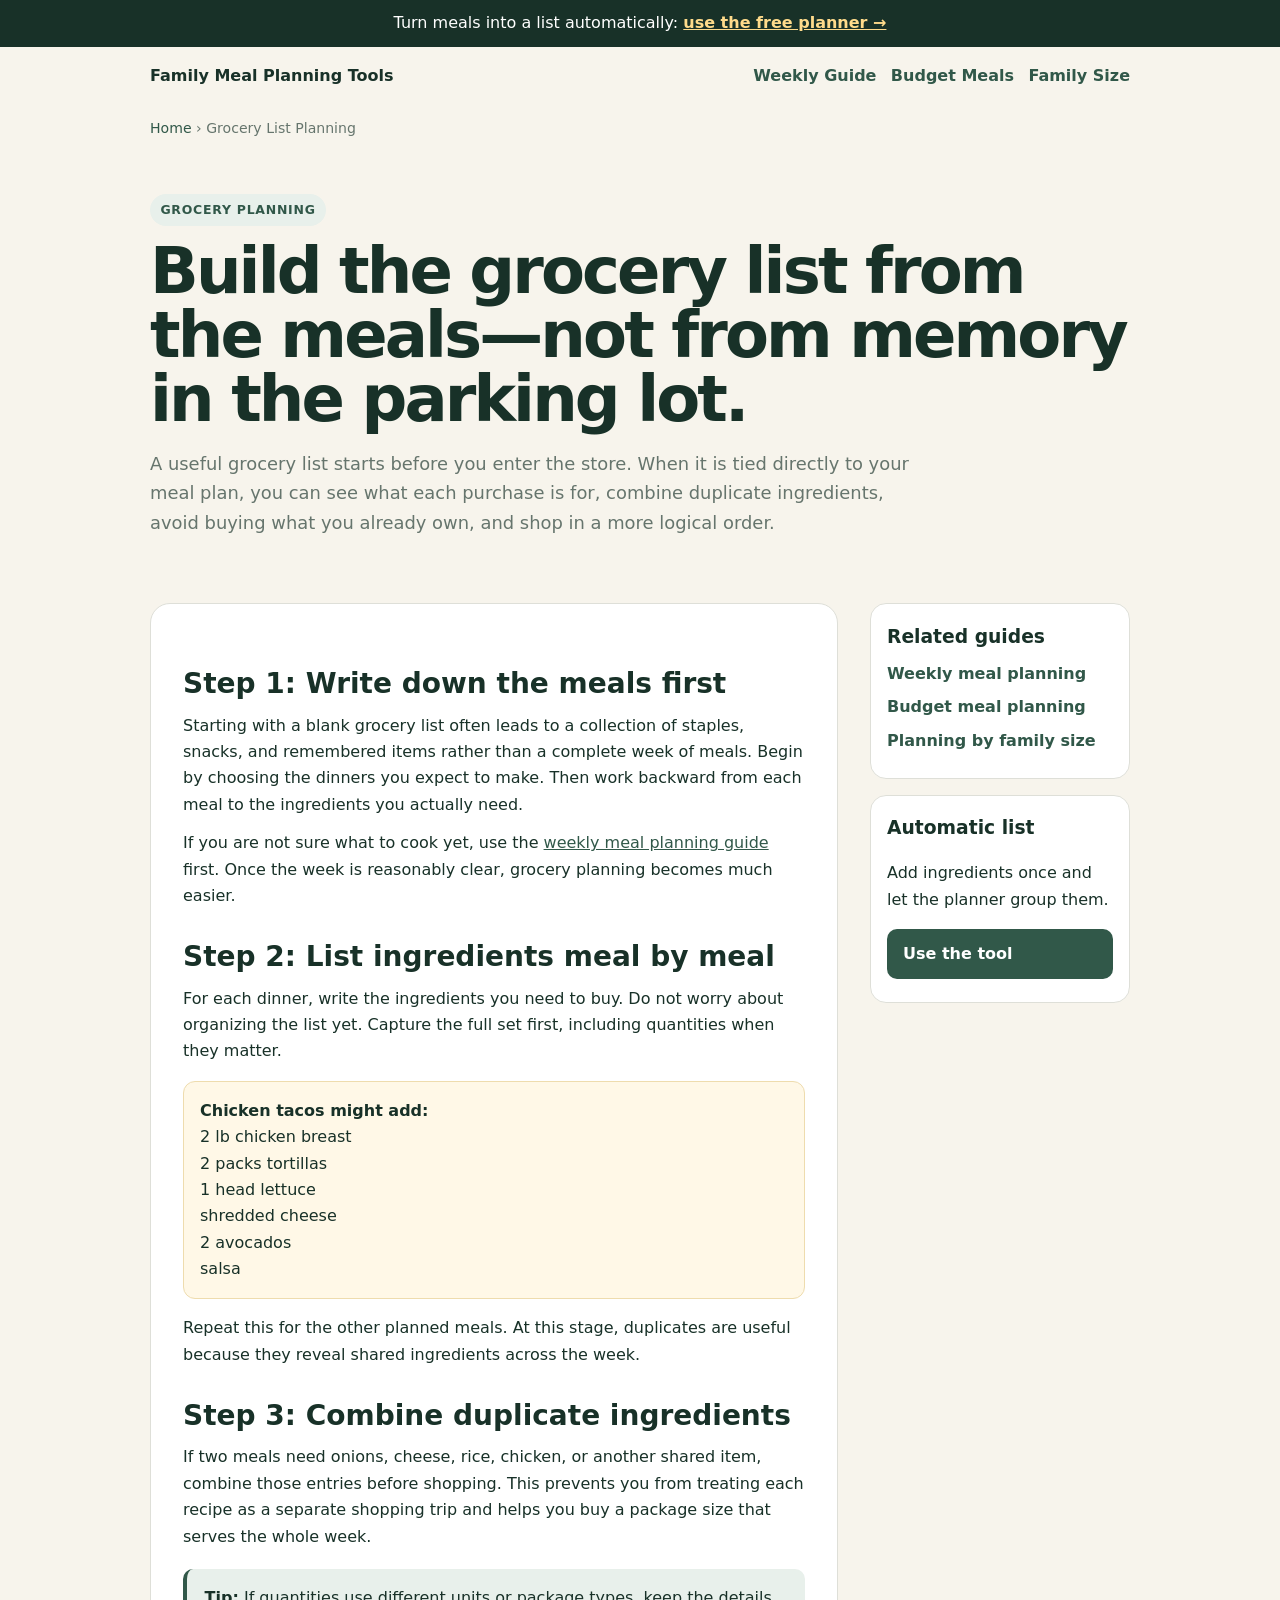
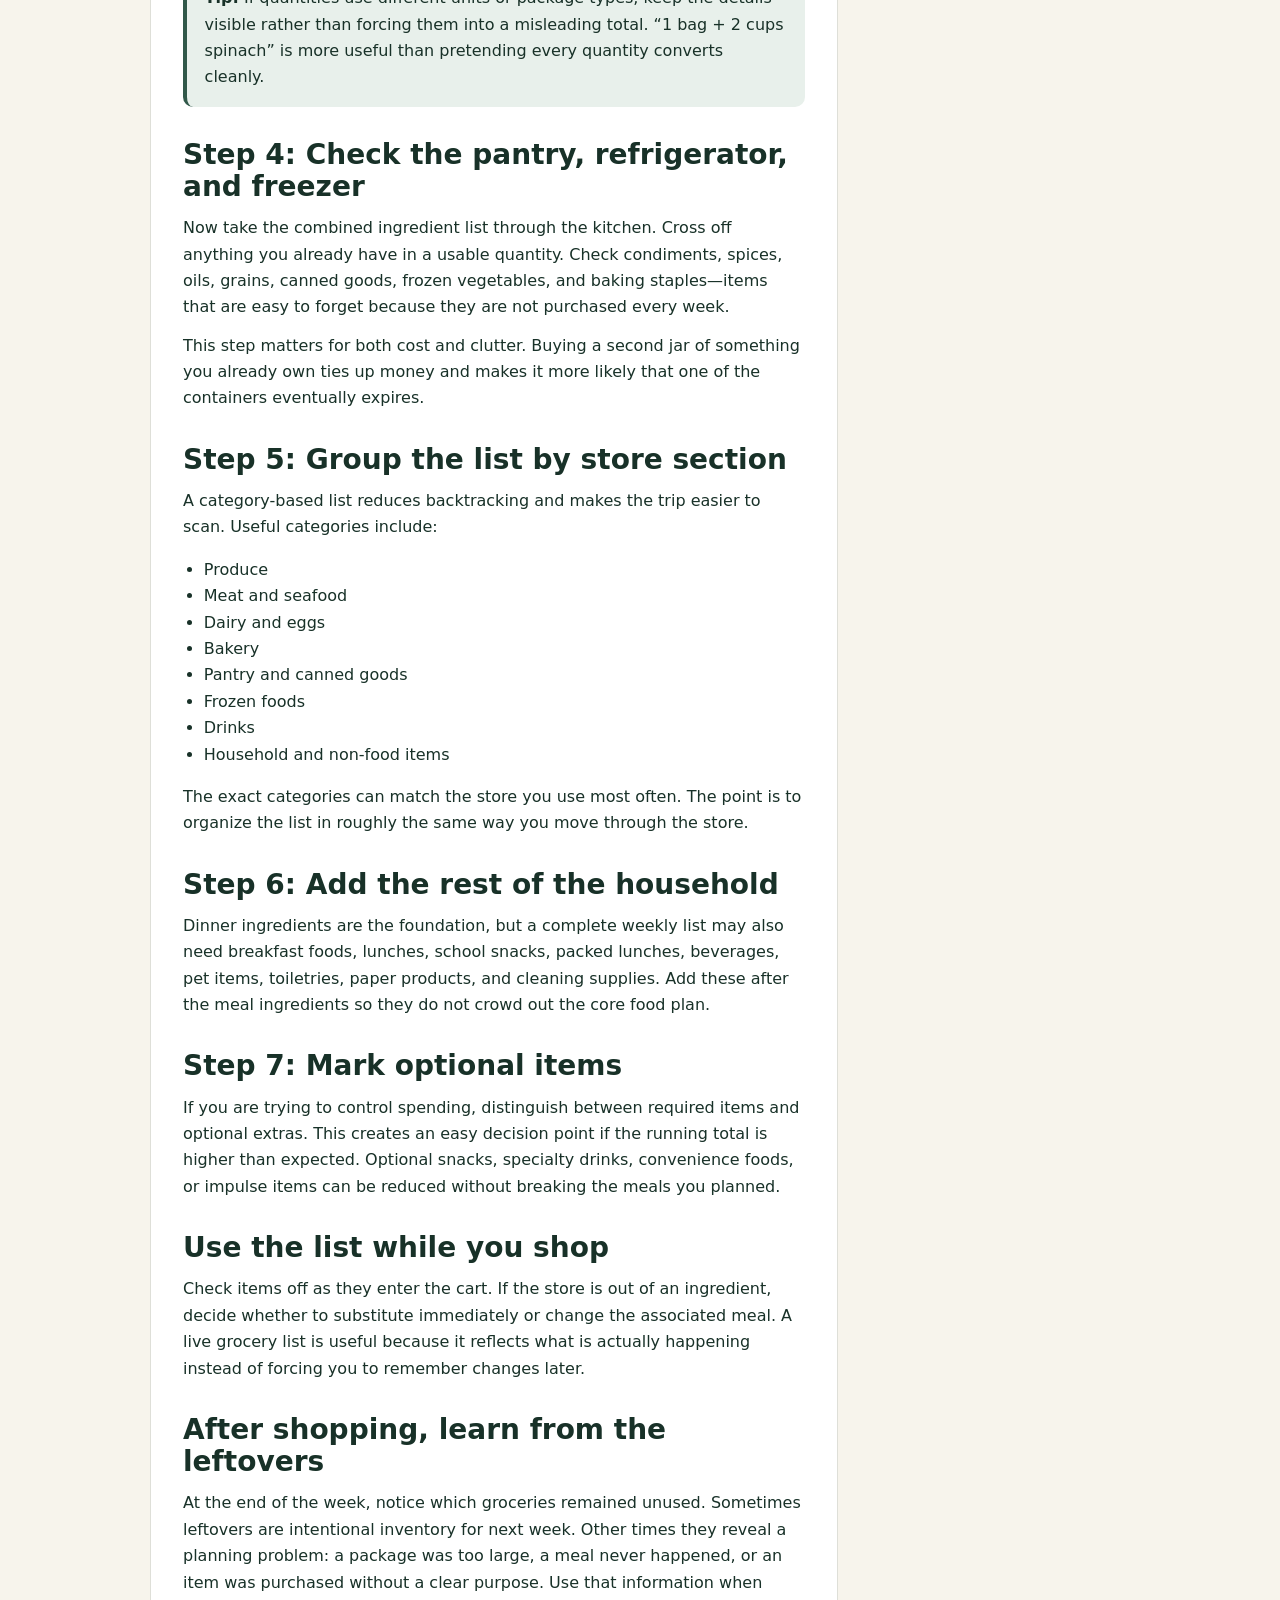
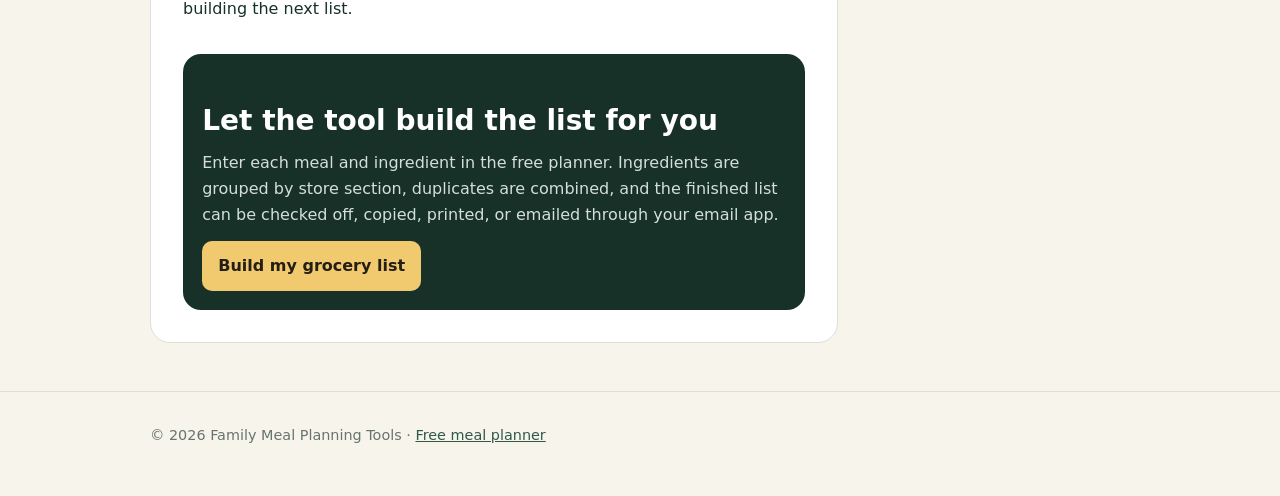
<file: grocery-list-planning.html>
<!doctype html><html lang="en"><head><meta charset="utf-8"><meta name="viewport" content="width=device-width,initial-scale=1"><title>Grocery List Planning Guide: Shop Faster and Waste Less</title><meta name="description" content="Build a smarter grocery list from your weekly meal plan. Learn how to combine ingredients, group by store section, check your pantry, and reduce duplicate purchases."><meta name="robots" content="index,follow"><link rel="canonical" href="https://familymealplanningtools.com/grocery-list-planning.html"><meta property="og:type" content="article"><meta property="og:title" content="Grocery List Planning Guide"><meta property="og:description" content="Turn a weekly meal plan into one organized grocery list that is easier to shop."><meta property="og:url" content="https://familymealplanningtools.com/grocery-list-planning.html"><meta name="twitter:card" content="summary"><link rel="stylesheet" href="resources.css"><script type="application/ld+json">{"@context":"https://schema.org","@graph":[{"@type":"Article","headline":"Grocery List Planning Guide: Shop Faster and Waste Less","description":"How to turn a weekly meal plan into an organized grocery list.","datePublished":"2026-08-12","dateModified":"2026-08-12","mainEntityOfPage":"https://familymealplanningtools.com/grocery-list-planning.html","author":{"@type":"Organization","name":"Family Meal Planning Tools"},"publisher":{"@type":"Organization","name":"Family Meal Planning Tools","url":"https://familymealplanningtools.com/"}},{"@type":"BreadcrumbList","itemListElement":[{"@type":"ListItem","position":1,"name":"Home","item":"https://familymealplanningtools.com/"},{"@type":"ListItem","position":2,"name":"Grocery List Planning","item":"https://familymealplanningtools.com/grocery-list-planning.html"}]}]}</script></head><body><div class="topbar">Turn meals into a list automatically: <a href="https://familymealplanningtools.com/#planner">use the free planner →</a></div><div class="wrap"><nav class="nav"><a class="brand" href="/">Family Meal Planning Tools</a><div class="navlinks"><a href="/weekly-meal-planning-guide.html">Weekly Guide</a><a href="/budget-meal-planning.html">Budget Meals</a><a href="/meal-planning-by-family-size.html">Family Size</a></div></nav><div class="breadcrumbs"><a href="/">Home</a> › Grocery List Planning</div><header class="hero"><span class="eyebrow">Grocery planning</span><h1>Build the grocery list from the meals—not from memory in the parking lot.</h1><p>A useful grocery list starts before you enter the store. When it is tied directly to your meal plan, you can see what each purchase is for, combine duplicate ingredients, avoid buying what you already own, and shop in a more logical order.</p></header><div class="content"><article class="article"><h2>Step 1: Write down the meals first</h2><p>Starting with a blank grocery list often leads to a collection of staples, snacks, and remembered items rather than a complete week of meals. Begin by choosing the dinners you expect to make. Then work backward from each meal to the ingredients you actually need.</p><p>If you are not sure what to cook yet, use the <a href="/weekly-meal-planning-guide.html">weekly meal planning guide</a> first. Once the week is reasonably clear, grocery planning becomes much easier.</p><h2>Step 2: List ingredients meal by meal</h2><p>For each dinner, write the ingredients you need to buy. Do not worry about organizing the list yet. Capture the full set first, including quantities when they matter.</p><div class="example"><strong>Chicken tacos might add:</strong><br>2 lb chicken breast<br>2 packs tortillas<br>1 head lettuce<br>shredded cheese<br>2 avocados<br>salsa</div><p>Repeat this for the other planned meals. At this stage, duplicates are useful because they reveal shared ingredients across the week.</p><h2>Step 3: Combine duplicate ingredients</h2><p>If two meals need onions, cheese, rice, chicken, or another shared item, combine those entries before shopping. This prevents you from treating each recipe as a separate shopping trip and helps you buy a package size that serves the whole week.</p><div class="callout"><strong>Tip:</strong> If quantities use different units or package types, keep the details visible rather than forcing them into a misleading total. “1 bag + 2 cups spinach” is more useful than pretending every quantity converts cleanly.</div><h2>Step 4: Check the pantry, refrigerator, and freezer</h2><p>Now take the combined ingredient list through the kitchen. Cross off anything you already have in a usable quantity. Check condiments, spices, oils, grains, canned goods, frozen vegetables, and baking staples—items that are easy to forget because they are not purchased every week.</p><p>This step matters for both cost and clutter. Buying a second jar of something you already own ties up money and makes it more likely that one of the containers eventually expires.</p><h2>Step 5: Group the list by store section</h2><p>A category-based list reduces backtracking and makes the trip easier to scan. Useful categories include:</p><ul><li>Produce</li><li>Meat and seafood</li><li>Dairy and eggs</li><li>Bakery</li><li>Pantry and canned goods</li><li>Frozen foods</li><li>Drinks</li><li>Household and non-food items</li></ul><p>The exact categories can match the store you use most often. The point is to organize the list in roughly the same way you move through the store.</p><h2>Step 6: Add the rest of the household</h2><p>Dinner ingredients are the foundation, but a complete weekly list may also need breakfast foods, lunches, school snacks, packed lunches, beverages, pet items, toiletries, paper products, and cleaning supplies. Add these after the meal ingredients so they do not crowd out the core food plan.</p><h2>Step 7: Mark optional items</h2><p>If you are trying to control spending, distinguish between required items and optional extras. This creates an easy decision point if the running total is higher than expected. Optional snacks, specialty drinks, convenience foods, or impulse items can be reduced without breaking the meals you planned.</p><h2>Use the list while you shop</h2><p>Check items off as they enter the cart. If the store is out of an ingredient, decide whether to substitute immediately or change the associated meal. A live grocery list is useful because it reflects what is actually happening instead of forcing you to remember changes later.</p><h2>After shopping, learn from the leftovers</h2><p>At the end of the week, notice which groceries remained unused. Sometimes leftovers are intentional inventory for next week. Other times they reveal a planning problem: a package was too large, a meal never happened, or an item was purchased without a clear purpose. Use that information when building the next list.</p><div class="cta"><h2>Let the tool build the list for you</h2><p>Enter each meal and ingredient in the free planner. Ingredients are grouped by store section, duplicates are combined, and the finished list can be checked off, copied, printed, or emailed through your email app.</p><a class="btn" href="/#planner">Build my grocery list</a></div></article><aside class="sidebar"><div class="sidecard"><h3>Related guides</h3><a href="/weekly-meal-planning-guide.html">Weekly meal planning</a><a href="/budget-meal-planning.html">Budget meal planning</a><a href="/meal-planning-by-family-size.html">Planning by family size</a></div><div class="sidecard"><h3>Automatic list</h3><p>Add ingredients once and let the planner group them.</p><a class="btn" href="/#planner">Use the tool</a></div></aside></div></div><footer><div class="wrap">© 2026 Family Meal Planning Tools · <a href="/">Free meal planner</a></div></footer></body></html>
</file>
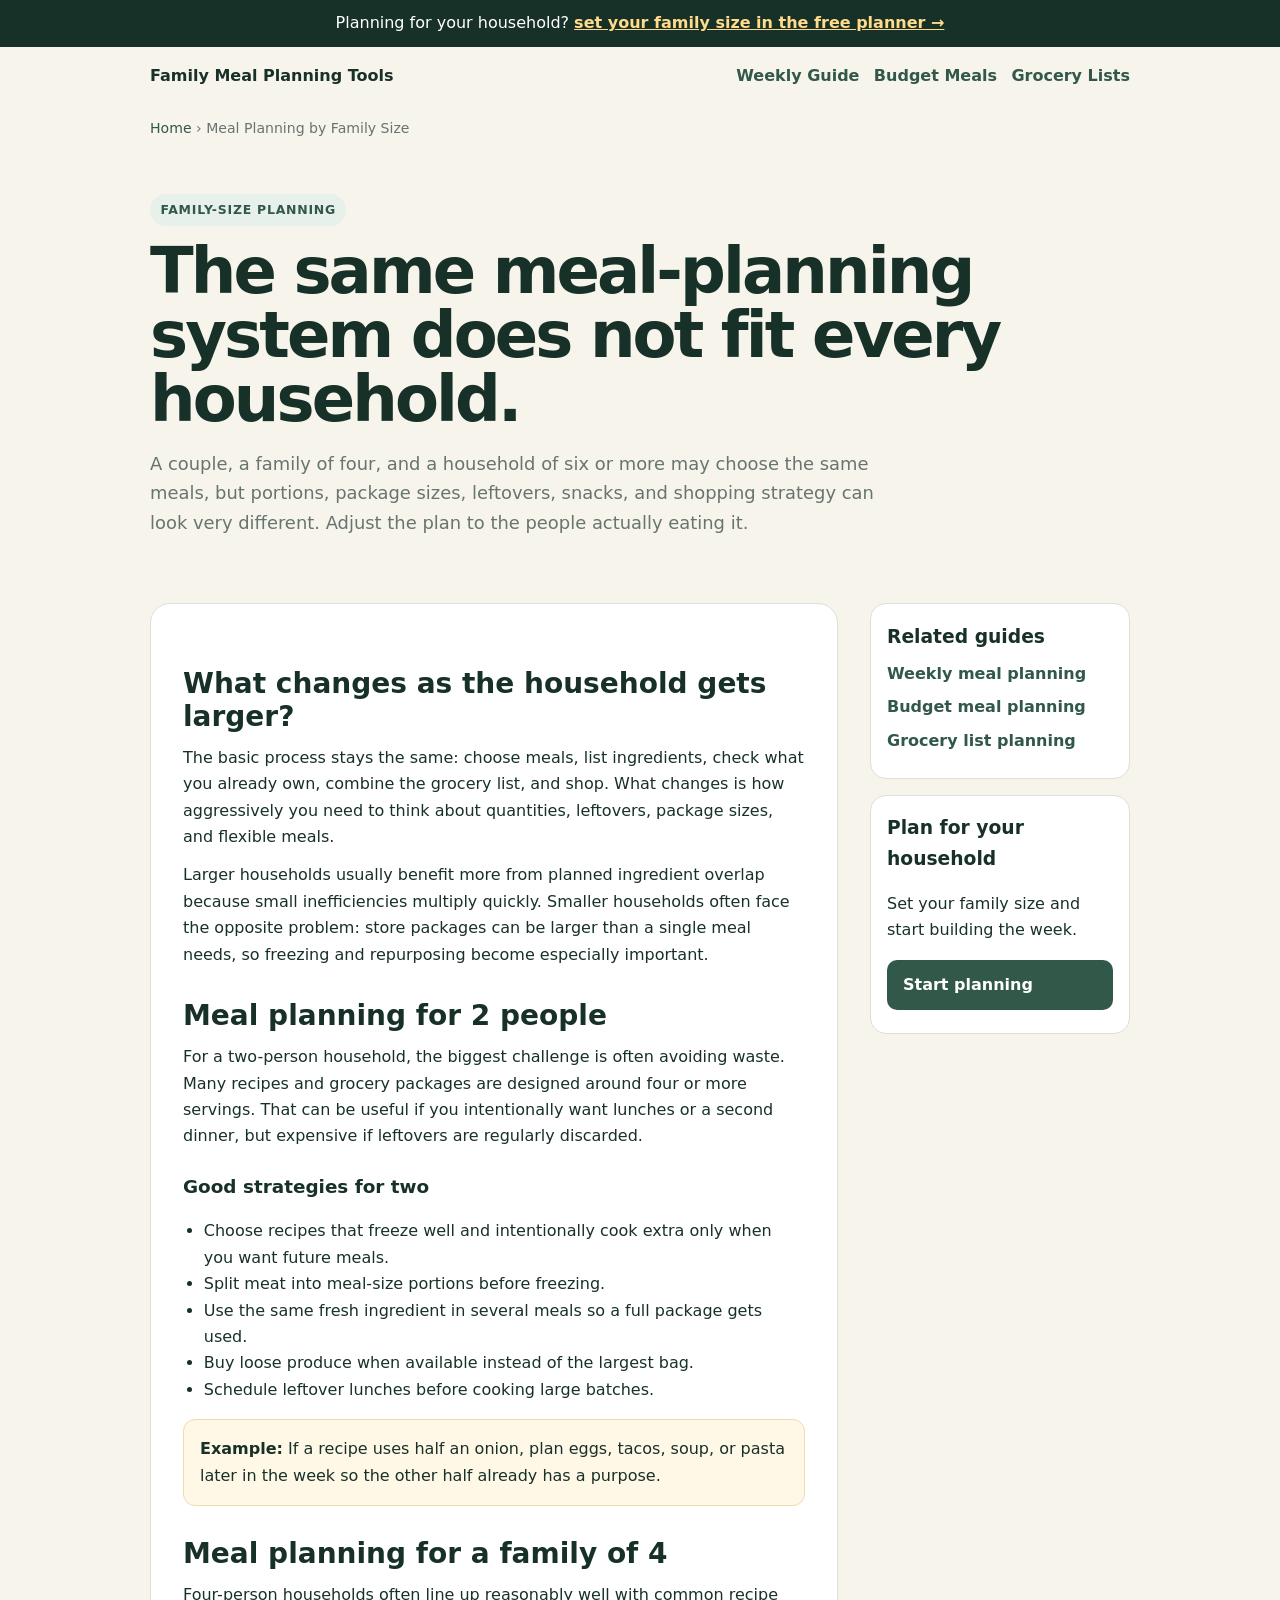
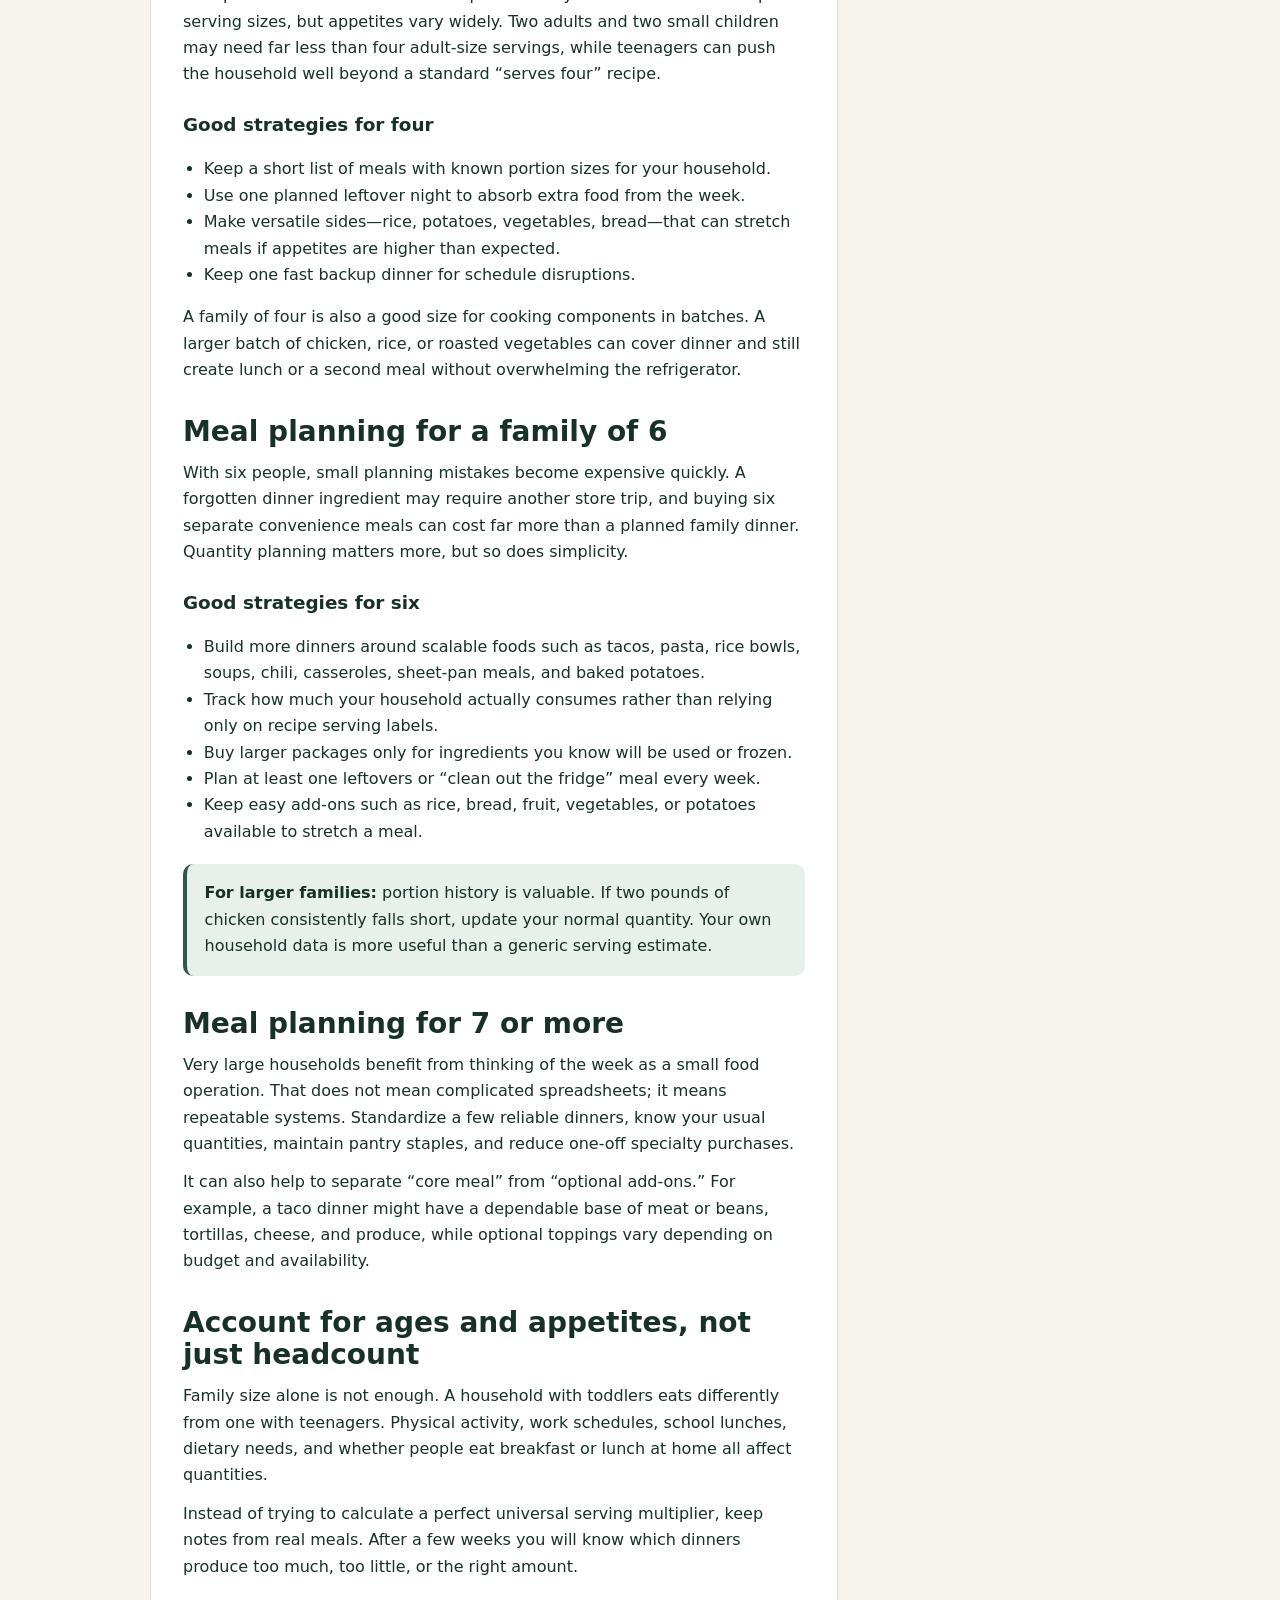
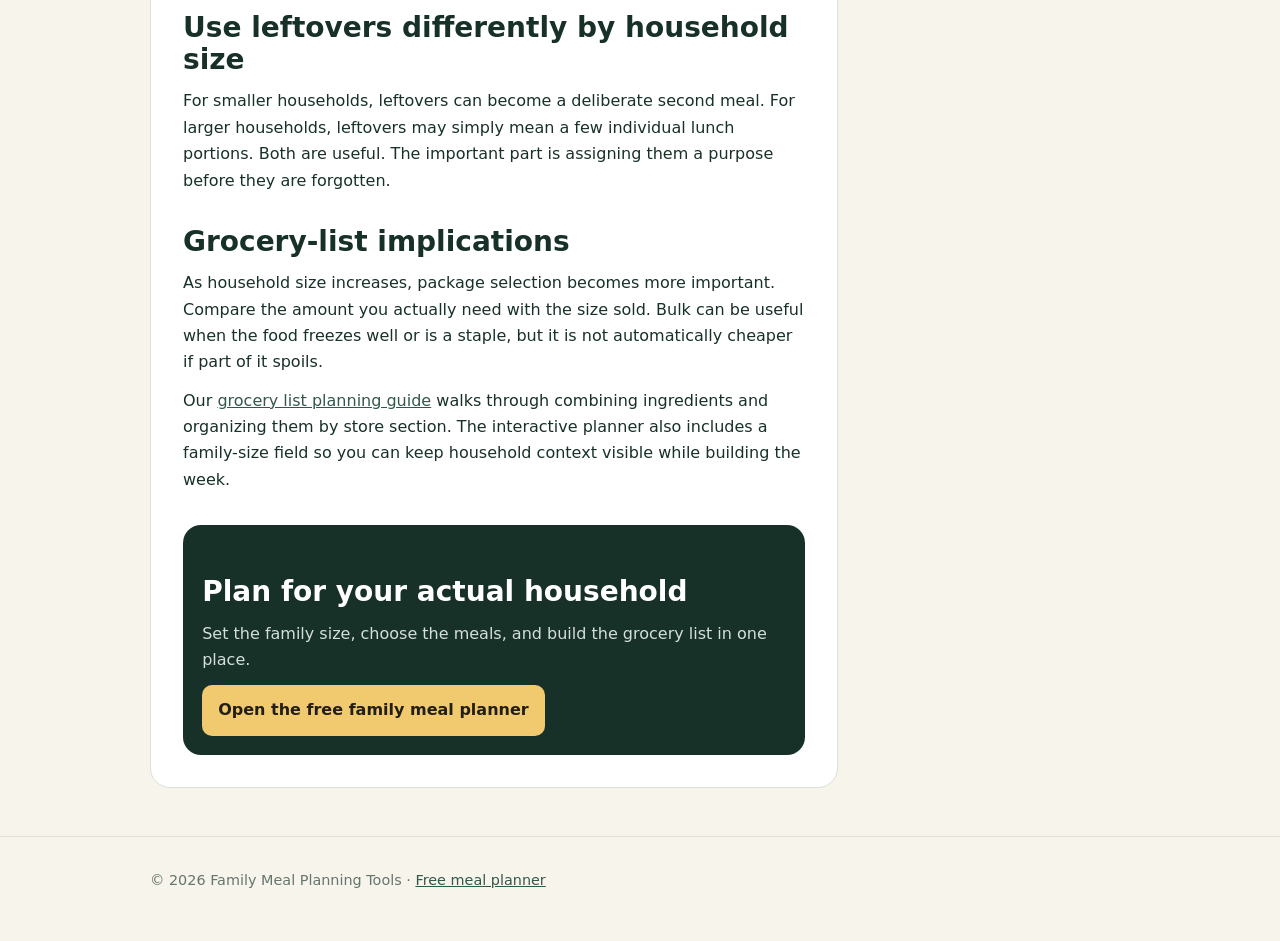
<file: meal-planning-by-family-size.html>
<!doctype html><html lang="en"><head><meta charset="utf-8"><meta name="viewport" content="width=device-width,initial-scale=1"><title>Meal Planning by Family Size: 2, 4, 6 or More People</title><meta name="description" content="Adjust weekly meal planning for households of 2, 4, 6, or more people with practical guidance on portions, leftovers, package sizes, grocery lists, and flexible meals."><meta name="robots" content="index,follow"><link rel="canonical" href="https://familymealplanningtools.com/meal-planning-by-family-size.html"><meta property="og:type" content="article"><meta property="og:title" content="Meal Planning by Family Size"><meta property="og:description" content="Practical meal planning adjustments for households of 2, 4, 6, or more people."><meta property="og:url" content="https://familymealplanningtools.com/meal-planning-by-family-size.html"><meta name="twitter:card" content="summary"><link rel="stylesheet" href="resources.css"><script type="application/ld+json">{"@context":"https://schema.org","@graph":[{"@type":"Article","headline":"Meal Planning by Family Size: 2, 4, 6 or More People","description":"How to adjust weekly meal planning for different household sizes.","datePublished":"2026-08-12","dateModified":"2026-08-12","mainEntityOfPage":"https://familymealplanningtools.com/meal-planning-by-family-size.html","author":{"@type":"Organization","name":"Family Meal Planning Tools"},"publisher":{"@type":"Organization","name":"Family Meal Planning Tools","url":"https://familymealplanningtools.com/"}},{"@type":"BreadcrumbList","itemListElement":[{"@type":"ListItem","position":1,"name":"Home","item":"https://familymealplanningtools.com/"},{"@type":"ListItem","position":2,"name":"Meal Planning by Family Size","item":"https://familymealplanningtools.com/meal-planning-by-family-size.html"}]}]}</script></head><body><div class="topbar">Planning for your household? <a href="https://familymealplanningtools.com/#planner">set your family size in the free planner →</a></div><div class="wrap"><nav class="nav"><a class="brand" href="/">Family Meal Planning Tools</a><div class="navlinks"><a href="/weekly-meal-planning-guide.html">Weekly Guide</a><a href="/budget-meal-planning.html">Budget Meals</a><a href="/grocery-list-planning.html">Grocery Lists</a></div></nav><div class="breadcrumbs"><a href="/">Home</a> › Meal Planning by Family Size</div><header class="hero"><span class="eyebrow">Family-size planning</span><h1>The same meal-planning system does not fit every household.</h1><p>A couple, a family of four, and a household of six or more may choose the same meals, but portions, package sizes, leftovers, snacks, and shopping strategy can look very different. Adjust the plan to the people actually eating it.</p></header><div class="content"><article class="article"><h2>What changes as the household gets larger?</h2><p>The basic process stays the same: choose meals, list ingredients, check what you already own, combine the grocery list, and shop. What changes is how aggressively you need to think about quantities, leftovers, package sizes, and flexible meals.</p><p>Larger households usually benefit more from planned ingredient overlap because small inefficiencies multiply quickly. Smaller households often face the opposite problem: store packages can be larger than a single meal needs, so freezing and repurposing become especially important.</p><h2>Meal planning for 2 people</h2><p>For a two-person household, the biggest challenge is often avoiding waste. Many recipes and grocery packages are designed around four or more servings. That can be useful if you intentionally want lunches or a second dinner, but expensive if leftovers are regularly discarded.</p><h3>Good strategies for two</h3><ul><li>Choose recipes that freeze well and intentionally cook extra only when you want future meals.</li><li>Split meat into meal-size portions before freezing.</li><li>Use the same fresh ingredient in several meals so a full package gets used.</li><li>Buy loose produce when available instead of the largest bag.</li><li>Schedule leftover lunches before cooking large batches.</li></ul><div class="example"><strong>Example:</strong> If a recipe uses half an onion, plan eggs, tacos, soup, or pasta later in the week so the other half already has a purpose.</div><h2>Meal planning for a family of 4</h2><p>Four-person households often line up reasonably well with common recipe serving sizes, but appetites vary widely. Two adults and two small children may need far less than four adult-size servings, while teenagers can push the household well beyond a standard “serves four” recipe.</p><h3>Good strategies for four</h3><ul><li>Keep a short list of meals with known portion sizes for your household.</li><li>Use one planned leftover night to absorb extra food from the week.</li><li>Make versatile sides—rice, potatoes, vegetables, bread—that can stretch meals if appetites are higher than expected.</li><li>Keep one fast backup dinner for schedule disruptions.</li></ul><p>A family of four is also a good size for cooking components in batches. A larger batch of chicken, rice, or roasted vegetables can cover dinner and still create lunch or a second meal without overwhelming the refrigerator.</p><h2>Meal planning for a family of 6</h2><p>With six people, small planning mistakes become expensive quickly. A forgotten dinner ingredient may require another store trip, and buying six separate convenience meals can cost far more than a planned family dinner. Quantity planning matters more, but so does simplicity.</p><h3>Good strategies for six</h3><ul><li>Build more dinners around scalable foods such as tacos, pasta, rice bowls, soups, chili, casseroles, sheet-pan meals, and baked potatoes.</li><li>Track how much your household actually consumes rather than relying only on recipe serving labels.</li><li>Buy larger packages only for ingredients you know will be used or frozen.</li><li>Plan at least one leftovers or “clean out the fridge” meal every week.</li><li>Keep easy add-ons such as rice, bread, fruit, vegetables, or potatoes available to stretch a meal.</li></ul><div class="callout"><strong>For larger families:</strong> portion history is valuable. If two pounds of chicken consistently falls short, update your normal quantity. Your own household data is more useful than a generic serving estimate.</div><h2>Meal planning for 7 or more</h2><p>Very large households benefit from thinking of the week as a small food operation. That does not mean complicated spreadsheets; it means repeatable systems. Standardize a few reliable dinners, know your usual quantities, maintain pantry staples, and reduce one-off specialty purchases.</p><p>It can also help to separate “core meal” from “optional add-ons.” For example, a taco dinner might have a dependable base of meat or beans, tortillas, cheese, and produce, while optional toppings vary depending on budget and availability.</p><h2>Account for ages and appetites, not just headcount</h2><p>Family size alone is not enough. A household with toddlers eats differently from one with teenagers. Physical activity, work schedules, school lunches, dietary needs, and whether people eat breakfast or lunch at home all affect quantities.</p><p>Instead of trying to calculate a perfect universal serving multiplier, keep notes from real meals. After a few weeks you will know which dinners produce too much, too little, or the right amount.</p><h2>Use leftovers differently by household size</h2><p>For smaller households, leftovers can become a deliberate second meal. For larger households, leftovers may simply mean a few individual lunch portions. Both are useful. The important part is assigning them a purpose before they are forgotten.</p><h2>Grocery-list implications</h2><p>As household size increases, package selection becomes more important. Compare the amount you actually need with the size sold. Bulk can be useful when the food freezes well or is a staple, but it is not automatically cheaper if part of it spoils.</p><p>Our <a href="/grocery-list-planning.html">grocery list planning guide</a> walks through combining ingredients and organizing them by store section. The interactive planner also includes a family-size field so you can keep household context visible while building the week.</p><div class="cta"><h2>Plan for your actual household</h2><p>Set the family size, choose the meals, and build the grocery list in one place.</p><a class="btn" href="/#planner">Open the free family meal planner</a></div></article><aside class="sidebar"><div class="sidecard"><h3>Related guides</h3><a href="/weekly-meal-planning-guide.html">Weekly meal planning</a><a href="/budget-meal-planning.html">Budget meal planning</a><a href="/grocery-list-planning.html">Grocery list planning</a></div><div class="sidecard"><h3>Plan for your household</h3><p>Set your family size and start building the week.</p><a class="btn" href="/#planner">Start planning</a></div></aside></div></div><footer><div class="wrap">© 2026 Family Meal Planning Tools · <a href="/">Free meal planner</a></div></footer></body></html>
</file>
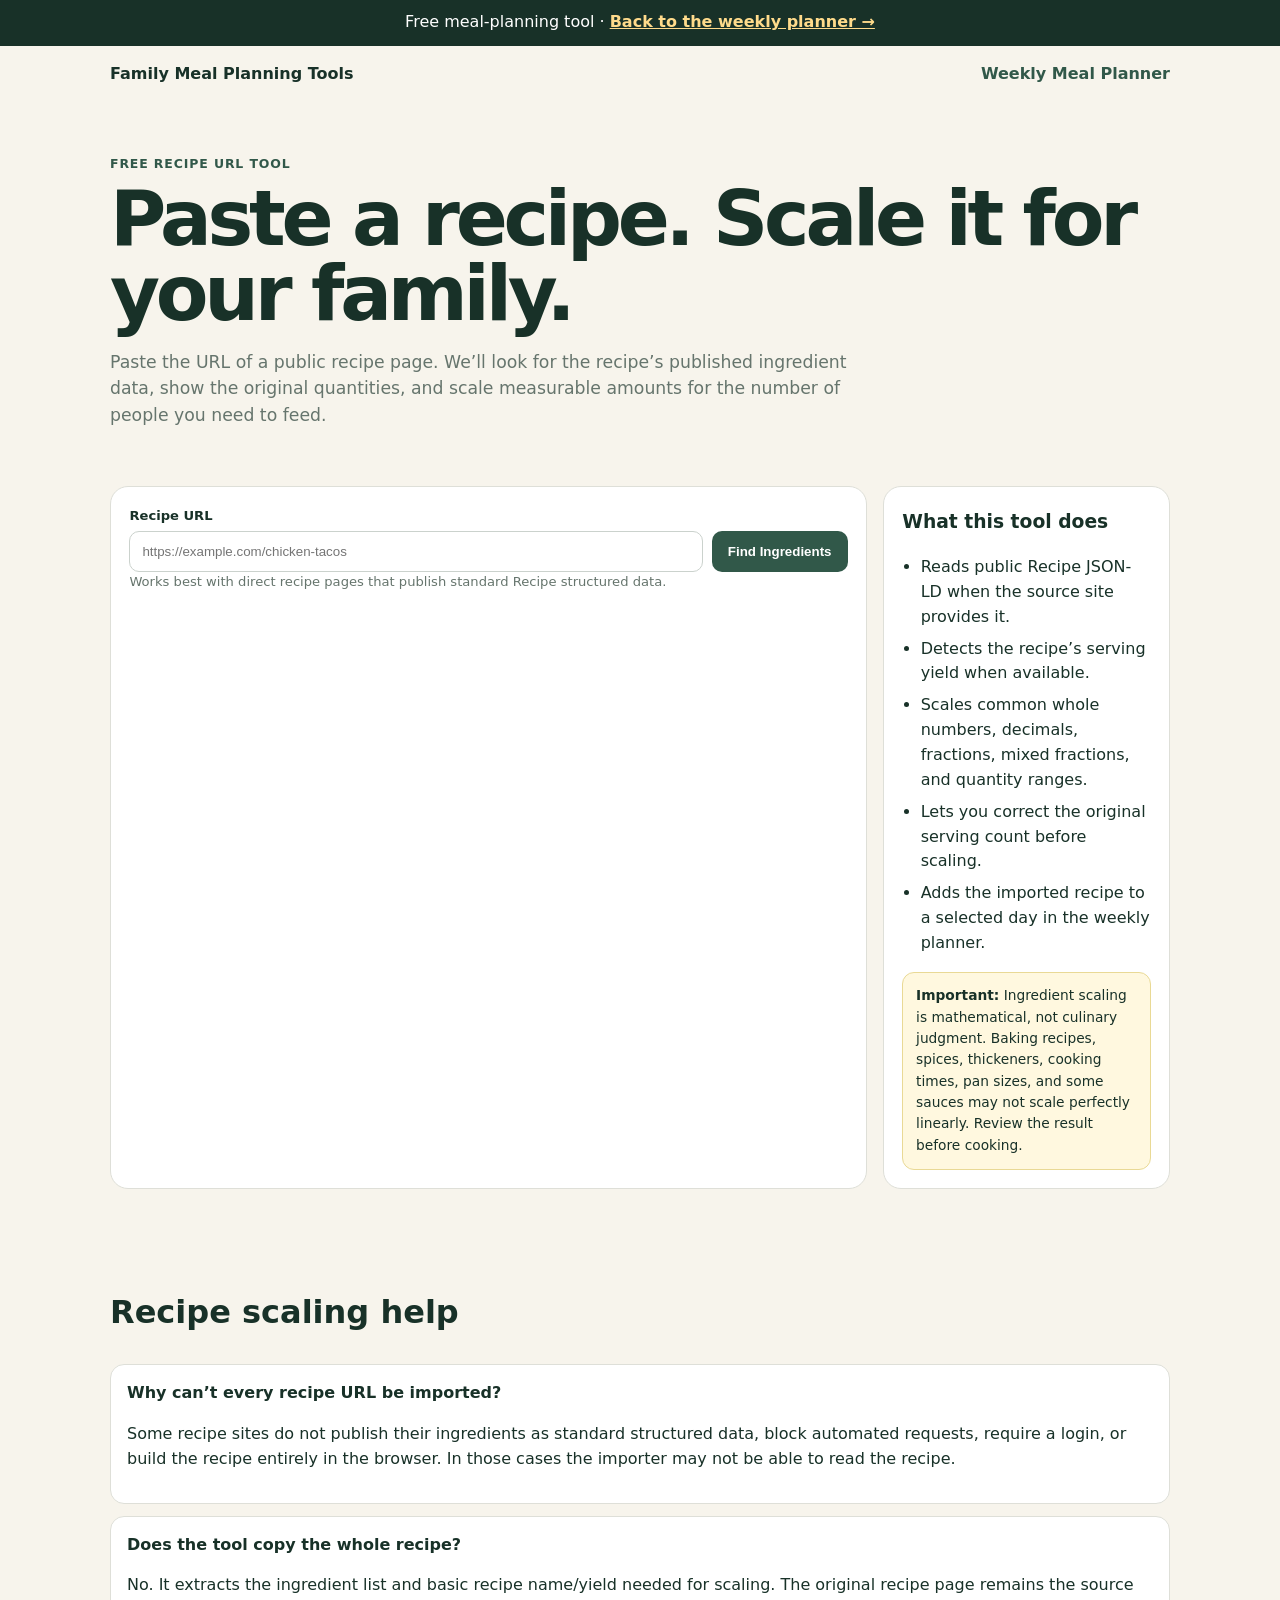
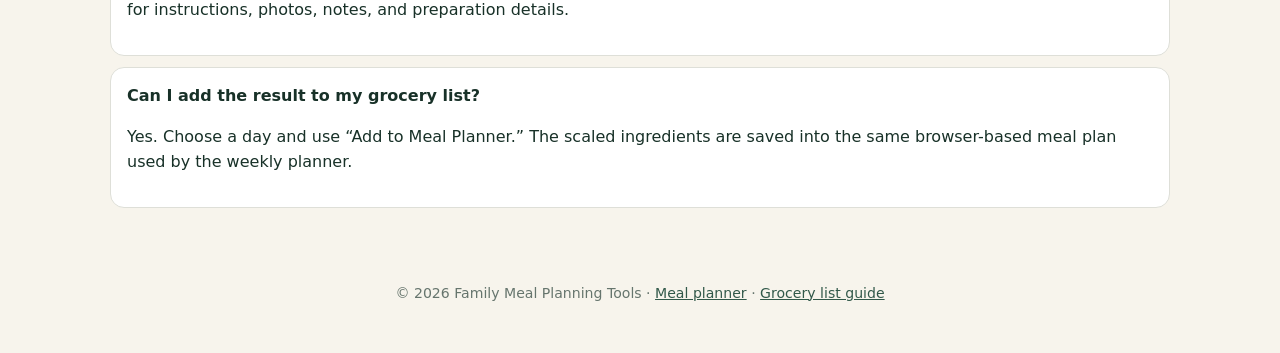
<file: recipe-scaler.html>
<!doctype html>
<html lang="en">
<head>
  <meta charset="utf-8">
  <meta name="viewport" content="width=device-width,initial-scale=1">
  <title>Recipe Ingredient Scaler by Family Size | Family Meal Planning Tools</title>
  <meta name="description" content="Paste a recipe URL, extract its ingredient list, and scale the quantities for your family size. Add the scaled recipe directly to your weekly meal planner and grocery list.">
  <meta name="robots" content="index,follow">
  <link rel="canonical" href="https://familymealplanningtools.com/recipe-scaler.html">
  <meta property="og:type" content="website">
  <meta property="og:site_name" content="Family Meal Planning Tools">
  <meta property="og:title" content="Recipe Ingredient Scaler by Family Size">
  <meta property="og:description" content="Paste a recipe URL and automatically scale its ingredients for your household.">
  <meta property="og:url" content="https://familymealplanningtools.com/recipe-scaler.html">
  <script type="application/ld+json">{"@context":"https://schema.org","@type":"WebApplication","name":"Recipe Ingredient Scaler","url":"https://familymealplanningtools.com/recipe-scaler.html","applicationCategory":"LifestyleApplication","operatingSystem":"Any","description":"Extracts recipe ingredients from a public recipe URL and scales ingredient quantities for a selected family size."}</script>
  <style>
    :root{--ink:#183128;--muted:#66756d;--bg:#f7f4ec;--card:#fff;--green:#315849;--lite:#e8f0eb;--line:#dedfd8;--danger:#8d3434}*{box-sizing:border-box}html{scroll-behavior:smooth}body{margin:0;font:16px system-ui,-apple-system,BlinkMacSystemFont,"Segoe UI",sans-serif;background:var(--bg);color:var(--ink);line-height:1.55}.wrap{width:min(1060px,93%);margin:auto}a{color:var(--green)}.topbar{background:var(--ink);color:#fff;text-align:center;padding:.65rem}.topbar a{color:#ffdb8b;font-weight:800}.nav{display:flex;justify-content:space-between;align-items:center;padding:1rem 0;gap:1rem}.brand{font-weight:900}.nav a{text-decoration:none;font-weight:800}.hero{padding:3.2rem 0 1.5rem}.hero h1{font-size:clamp(2.5rem,6vw,4.8rem);line-height:.98;letter-spacing:-.055em;margin:.5rem 0 1rem}.hero p{font-size:1.08rem;color:var(--muted);max-width:780px}.eyebrow{font-size:.78rem;letter-spacing:.07em;font-weight:900;color:var(--green)}.tool{display:grid;grid-template-columns:1.45fr .55fr;gap:1rem;margin:1rem 0 2.5rem}.panel{background:var(--card);border:1px solid var(--line);border-radius:18px;padding:1.15rem}.field{margin-bottom:.9rem}.field label{display:block;font-size:.82rem;font-weight:850;margin-bottom:.3rem}.field input,.field select{width:100%;border:1px solid #cbd2cd;border-radius:10px;padding:.75rem;background:#fff}.url-row{display:grid;grid-template-columns:1fr auto;gap:.55rem}.btn,.btn2{border:0;border-radius:10px;padding:.78rem 1rem;font-weight:850;cursor:pointer}.btn{background:var(--green);color:#fff}.btn2{background:var(--lite);color:var(--green)}.btn:disabled,.btn2:disabled{opacity:.55;cursor:not-allowed}.hint{font-size:.82rem;color:var(--muted)}.status{padding:.8rem;border-radius:10px;background:var(--lite);color:var(--green);margin-top:.8rem}.status.error{background:#fff0f0;color:var(--danger)}.hidden{display:none!important}.recipe-head{display:flex;justify-content:space-between;gap:1rem;align-items:start;margin-bottom:.9rem}.recipe-head h2{margin:.1rem 0}.source{font-size:.82rem;color:var(--muted);overflow-wrap:anywhere}.scale-grid{display:grid;grid-template-columns:1fr 1fr;gap:.7rem;margin:1rem 0}.ingredients{display:flex;flex-direction:column;gap:.5rem;margin-top:1rem}.ingredient{display:grid;grid-template-columns:auto 1fr;gap:.65rem;align-items:start;border:1px solid #edf0ed;border-radius:11px;padding:.65rem}.ingredient input{margin-top:.3rem}.ingredient .original{font-size:.79rem;color:var(--muted);margin-top:.15rem}.ingredient strong{font-weight:780}.actions{display:flex;gap:.6rem;flex-wrap:wrap;margin-top:1rem}.aside h3{margin-top:.1rem}.aside ul{padding-left:1.15rem}.aside li{margin:.45rem 0}.note{background:#fff8df;border:1px solid #e9d995;border-radius:12px;padding:.8rem;font-size:.86rem}.faq{padding:2rem 0}.faq h2{font-size:2rem}.faq article{background:#fff;border:1px solid var(--line);border-radius:14px;padding:1rem;margin:.7rem 0}footer{padding:2rem 0 3rem;text-align:center;color:var(--muted);font-size:.88rem}@media(max-width:780px){.tool{grid-template-columns:1fr}.url-row{grid-template-columns:1fr}.scale-grid{grid-template-columns:1fr}.nav{align-items:flex-start;flex-direction:column}}@media print{.topbar,.nav,.hero,.aside,.url-form,.actions,.faq,footer{display:none!important}body{background:#fff}.tool{display:block}.panel{border:0;padding:0}.ingredient{break-inside:avoid}}
  </style>
</head>
<body>
  <div class="topbar">Free meal-planning tool · <a href="/">Back to the weekly planner →</a></div>
  <div class="wrap nav"><div class="brand">Family Meal Planning Tools</div><a href="/">Weekly Meal Planner</a></div>

  <header class="hero"><div class="wrap"><div class="eyebrow">FREE RECIPE URL TOOL</div><h1>Paste a recipe. Scale it for your family.</h1><p>Paste the URL of a public recipe page. We’ll look for the recipe’s published ingredient data, show the original quantities, and scale measurable amounts for the number of people you need to feed.</p></div></header>

  <main class="wrap">
    <div class="tool">
      <section class="panel">
        <div class="url-form">
          <div class="field"><label for="recipeUrl">Recipe URL</label><div class="url-row"><input id="recipeUrl" type="url" inputmode="url" placeholder="https://example.com/chicken-tacos" autocomplete="url"><button id="importBtn" class="btn">Find Ingredients</button></div><div class="hint">Works best with direct recipe pages that publish standard Recipe structured data.</div></div>
          <div id="status" class="status hidden" role="status"></div>
        </div>

        <div id="recipeResult" class="hidden">
          <div class="recipe-head"><div><h2 id="recipeName">Imported recipe</h2><div id="recipeSource" class="source"></div></div></div>
          <div class="scale-grid">
            <div class="field"><label for="sourceServings">Original recipe servings</label><input id="sourceServings" type="number" min="0.25" max="100" step="0.25" value="4"><div class="hint">Edit this if the recipe page did not state its serving yield correctly.</div></div>
            <div class="field"><label for="targetServings">Your family size / target servings</label><input id="targetServings" type="number" min="1" max="30" step="1" value="4"></div>
          </div>
          <div><strong>Scaled ingredients</strong><div class="hint">Quantities without a measurable number, such as “salt to taste,” are kept unchanged.</div></div>
          <div id="ingredients" class="ingredients"></div>
          <div class="actions"><button id="copyBtn" class="btn2">Copy Ingredients</button><button id="printBtn" class="btn2">Print</button><select id="plannerDay" aria-label="Meal planner day"><option>Monday</option><option>Tuesday</option><option>Wednesday</option><option>Thursday</option><option>Friday</option><option>Saturday</option><option>Sunday</option></select><button id="plannerBtn" class="btn">Add to Meal Planner</button></div>
        </div>
      </section>

      <aside class="panel aside"><h3>What this tool does</h3><ul><li>Reads public Recipe JSON-LD when the source site provides it.</li><li>Detects the recipe’s serving yield when available.</li><li>Scales common whole numbers, decimals, fractions, mixed fractions, and quantity ranges.</li><li>Lets you correct the original serving count before scaling.</li><li>Adds the imported recipe to a selected day in the weekly planner.</li></ul><div class="note"><strong>Important:</strong> Ingredient scaling is mathematical, not culinary judgment. Baking recipes, spices, thickeners, cooking times, pan sizes, and some sauces may not scale perfectly linearly. Review the result before cooking.</div></aside>
    </div>

    <section class="faq"><h2>Recipe scaling help</h2><article><strong>Why can’t every recipe URL be imported?</strong><p>Some recipe sites do not publish their ingredients as standard structured data, block automated requests, require a login, or build the recipe entirely in the browser. In those cases the importer may not be able to read the recipe.</p></article><article><strong>Does the tool copy the whole recipe?</strong><p>No. It extracts the ingredient list and basic recipe name/yield needed for scaling. The original recipe page remains the source for instructions, photos, notes, and preparation details.</p></article><article><strong>Can I add the result to my grocery list?</strong><p>Yes. Choose a day and use “Add to Meal Planner.” The scaled ingredients are saved into the same browser-based meal plan used by the weekly planner.</p></article></section>
  </main>

  <footer>© 2026 Family Meal Planning Tools · <a href="/">Meal planner</a> · <a href="/grocery-list-planning.html">Grocery list guide</a></footer>
  <script src="recipe-scaler.js"></script>
</body>
</html>
</file>
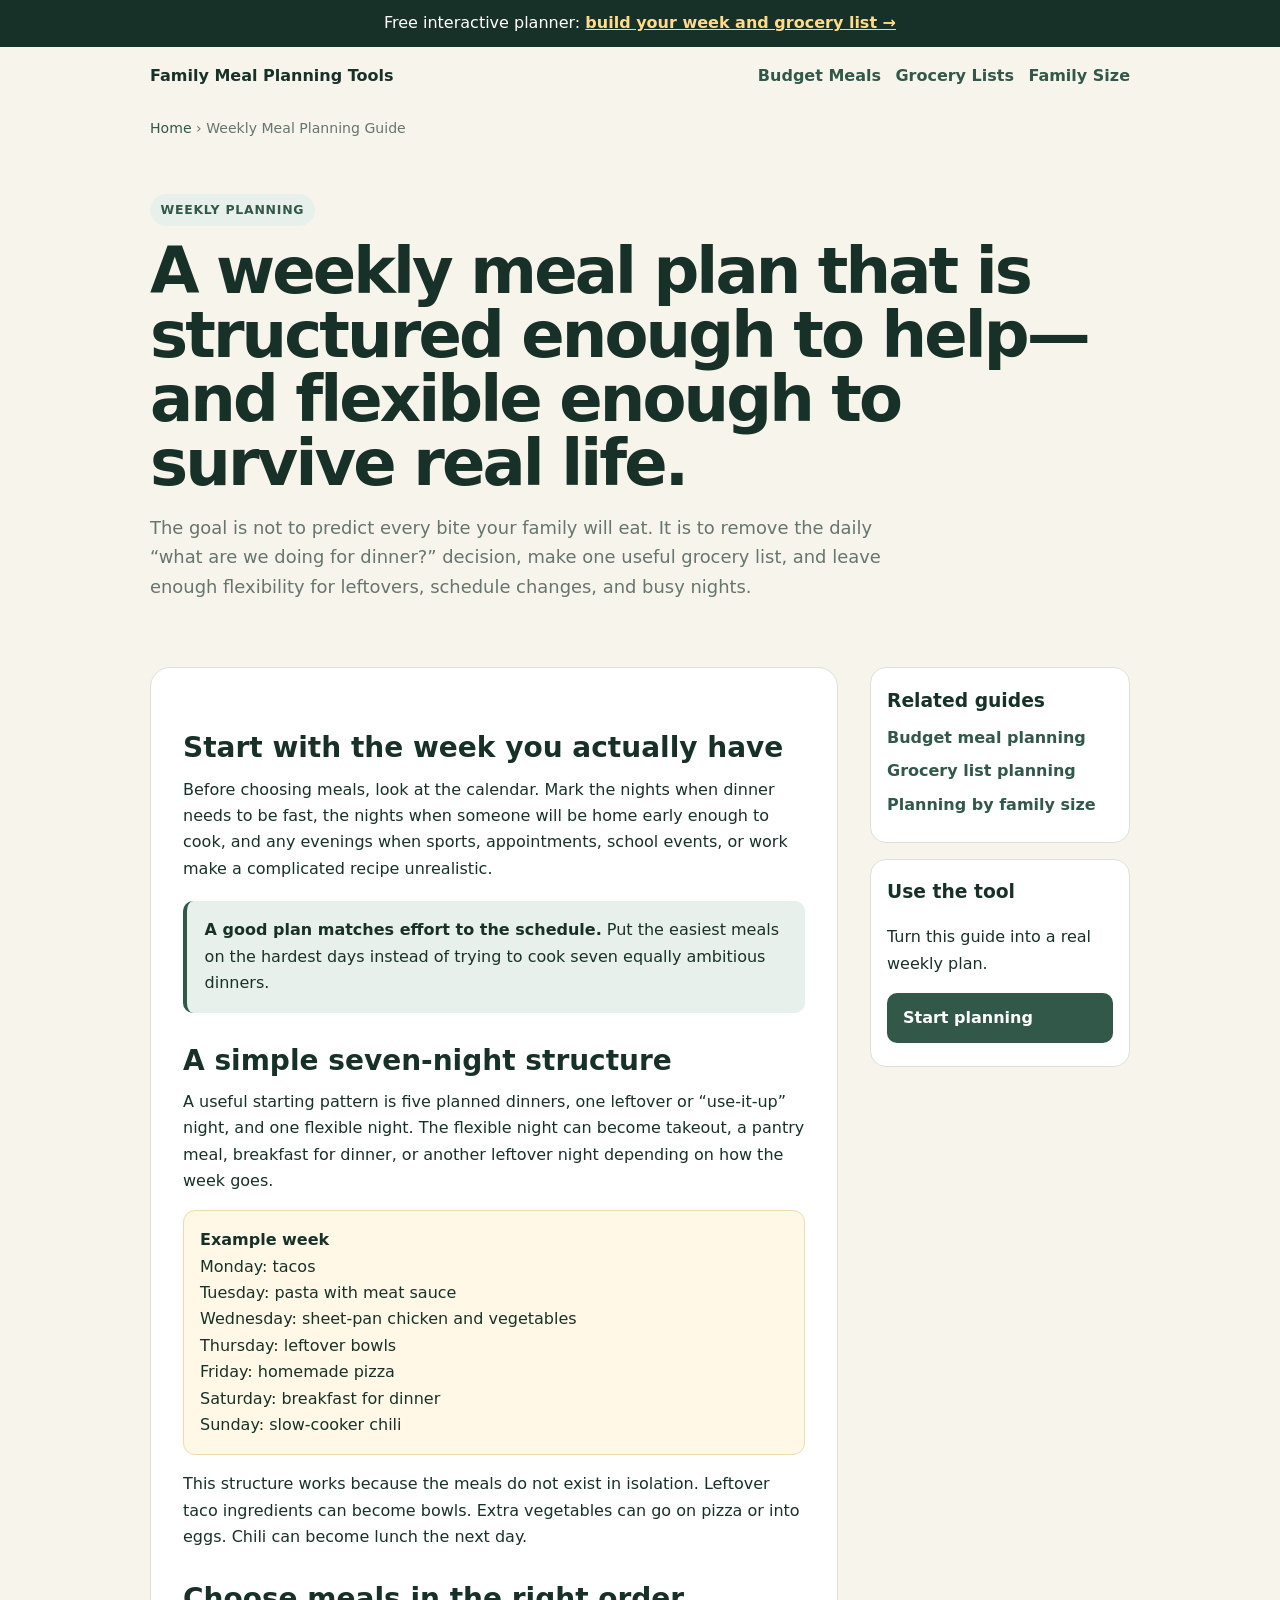
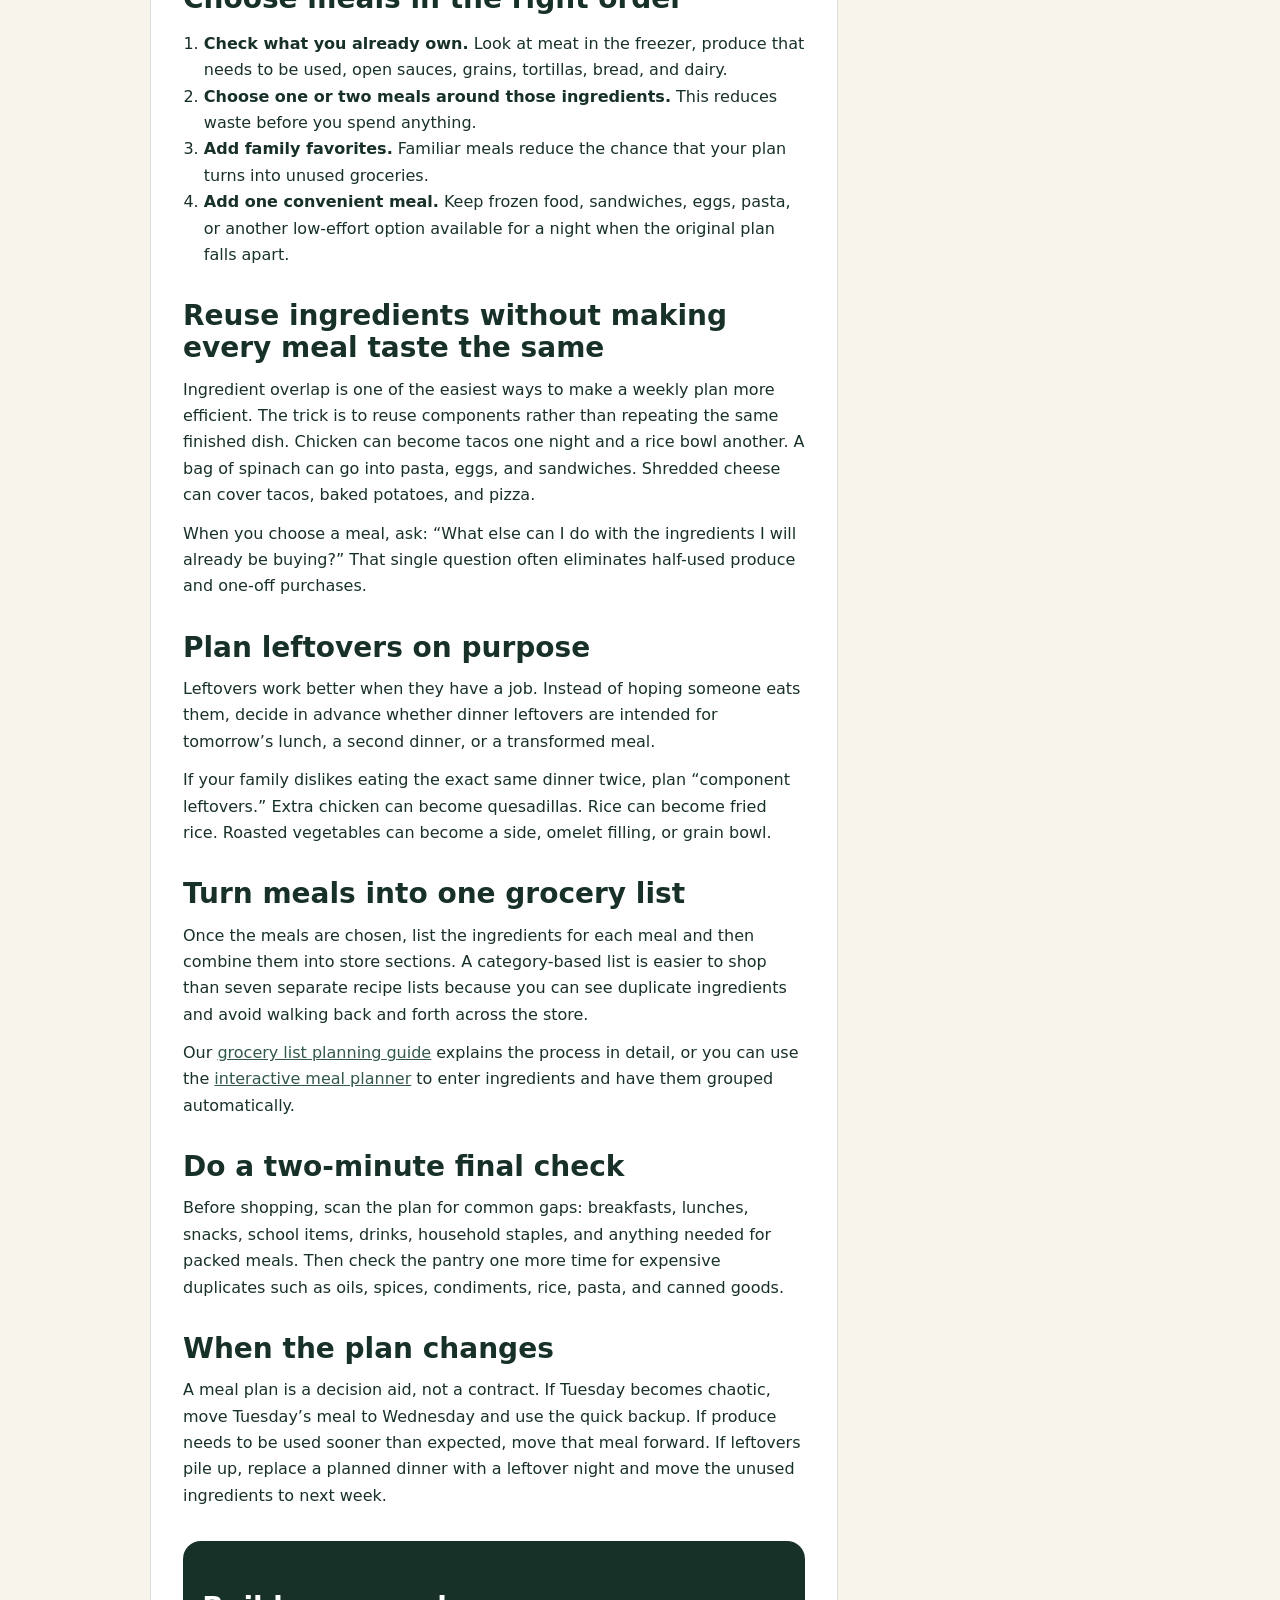
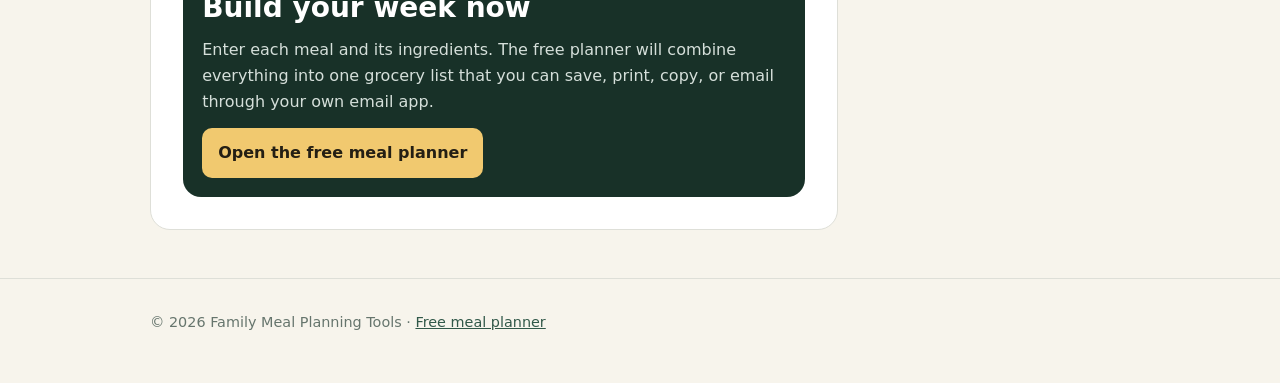
<file: weekly-meal-planning-guide.html>
<!doctype html><html lang="en"><head><meta charset="utf-8"><meta name="viewport" content="width=device-width,initial-scale=1"><title>Weekly Meal Planning Guide: Build a 7-Day Family Meal Plan</title><meta name="description" content="A practical weekly meal planning guide for families: choose dinners, reuse ingredients, plan leftovers, build a grocery list, and avoid last-minute takeout."><meta name="robots" content="index,follow"><link rel="canonical" href="https://familymealplanningtools.com/weekly-meal-planning-guide.html"><meta property="og:type" content="article"><meta property="og:title" content="Weekly Meal Planning Guide: Build a 7-Day Family Meal Plan"><meta property="og:description" content="A practical system for planning a full week of family meals without overcomplicating dinner."><meta property="og:url" content="https://familymealplanningtools.com/weekly-meal-planning-guide.html"><meta name="twitter:card" content="summary"><link rel="stylesheet" href="resources.css"><script type="application/ld+json">{"@context":"https://schema.org","@graph":[{"@type":"Article","headline":"Weekly Meal Planning Guide: Build a 7-Day Family Meal Plan","description":"A practical system for planning a full week of family meals.","datePublished":"2026-08-12","dateModified":"2026-08-12","mainEntityOfPage":"https://familymealplanningtools.com/weekly-meal-planning-guide.html","author":{"@type":"Organization","name":"Family Meal Planning Tools"},"publisher":{"@type":"Organization","name":"Family Meal Planning Tools","url":"https://familymealplanningtools.com/"}},{"@type":"BreadcrumbList","itemListElement":[{"@type":"ListItem","position":1,"name":"Home","item":"https://familymealplanningtools.com/"},{"@type":"ListItem","position":2,"name":"Weekly Meal Planning Guide","item":"https://familymealplanningtools.com/weekly-meal-planning-guide.html"}]}]}</script></head><body><div class="topbar">Free interactive planner: <a href="https://familymealplanningtools.com/#planner">build your week and grocery list →</a></div><div class="wrap"><nav class="nav"><a class="brand" href="/">Family Meal Planning Tools</a><div class="navlinks"><a href="/budget-meal-planning.html">Budget Meals</a><a href="/grocery-list-planning.html">Grocery Lists</a><a href="/meal-planning-by-family-size.html">Family Size</a></div></nav><div class="breadcrumbs"><a href="/">Home</a> › Weekly Meal Planning Guide</div><header class="hero"><span class="eyebrow">Weekly planning</span><h1>A weekly meal plan that is structured enough to help—and flexible enough to survive real life.</h1><p>The goal is not to predict every bite your family will eat. It is to remove the daily “what are we doing for dinner?” decision, make one useful grocery list, and leave enough flexibility for leftovers, schedule changes, and busy nights.</p></header><div class="content"><article class="article"><h2>Start with the week you actually have</h2><p>Before choosing meals, look at the calendar. Mark the nights when dinner needs to be fast, the nights when someone will be home early enough to cook, and any evenings when sports, appointments, school events, or work make a complicated recipe unrealistic.</p><div class="callout"><strong>A good plan matches effort to the schedule.</strong> Put the easiest meals on the hardest days instead of trying to cook seven equally ambitious dinners.</div><h2>A simple seven-night structure</h2><p>A useful starting pattern is five planned dinners, one leftover or “use-it-up” night, and one flexible night. The flexible night can become takeout, a pantry meal, breakfast for dinner, or another leftover night depending on how the week goes.</p><div class="example"><strong>Example week</strong><br>Monday: tacos<br>Tuesday: pasta with meat sauce<br>Wednesday: sheet-pan chicken and vegetables<br>Thursday: leftover bowls<br>Friday: homemade pizza<br>Saturday: breakfast for dinner<br>Sunday: slow-cooker chili</div><p>This structure works because the meals do not exist in isolation. Leftover taco ingredients can become bowls. Extra vegetables can go on pizza or into eggs. Chili can become lunch the next day.</p><h2>Choose meals in the right order</h2><ol><li><strong>Check what you already own.</strong> Look at meat in the freezer, produce that needs to be used, open sauces, grains, tortillas, bread, and dairy.</li><li><strong>Choose one or two meals around those ingredients.</strong> This reduces waste before you spend anything.</li><li><strong>Add family favorites.</strong> Familiar meals reduce the chance that your plan turns into unused groceries.</li><li><strong>Add one convenient meal.</strong> Keep frozen food, sandwiches, eggs, pasta, or another low-effort option available for a night when the original plan falls apart.</li></ol><h2>Reuse ingredients without making every meal taste the same</h2><p>Ingredient overlap is one of the easiest ways to make a weekly plan more efficient. The trick is to reuse components rather than repeating the same finished dish. Chicken can become tacos one night and a rice bowl another. A bag of spinach can go into pasta, eggs, and sandwiches. Shredded cheese can cover tacos, baked potatoes, and pizza.</p><p>When you choose a meal, ask: “What else can I do with the ingredients I will already be buying?” That single question often eliminates half-used produce and one-off purchases.</p><h2>Plan leftovers on purpose</h2><p>Leftovers work better when they have a job. Instead of hoping someone eats them, decide in advance whether dinner leftovers are intended for tomorrow’s lunch, a second dinner, or a transformed meal.</p><p>If your family dislikes eating the exact same dinner twice, plan “component leftovers.” Extra chicken can become quesadillas. Rice can become fried rice. Roasted vegetables can become a side, omelet filling, or grain bowl.</p><h2>Turn meals into one grocery list</h2><p>Once the meals are chosen, list the ingredients for each meal and then combine them into store sections. A category-based list is easier to shop than seven separate recipe lists because you can see duplicate ingredients and avoid walking back and forth across the store.</p><p>Our <a href="/grocery-list-planning.html">grocery list planning guide</a> explains the process in detail, or you can use the <a href="/#planner">interactive meal planner</a> to enter ingredients and have them grouped automatically.</p><h2>Do a two-minute final check</h2><p>Before shopping, scan the plan for common gaps: breakfasts, lunches, snacks, school items, drinks, household staples, and anything needed for packed meals. Then check the pantry one more time for expensive duplicates such as oils, spices, condiments, rice, pasta, and canned goods.</p><h2>When the plan changes</h2><p>A meal plan is a decision aid, not a contract. If Tuesday becomes chaotic, move Tuesday’s meal to Wednesday and use the quick backup. If produce needs to be used sooner than expected, move that meal forward. If leftovers pile up, replace a planned dinner with a leftover night and move the unused ingredients to next week.</p><div class="cta"><h2>Build your week now</h2><p>Enter each meal and its ingredients. The free planner will combine everything into one grocery list that you can save, print, copy, or email through your own email app.</p><a class="btn" href="/#planner">Open the free meal planner</a></div></article><aside class="sidebar"><div class="sidecard"><h3>Related guides</h3><a href="/budget-meal-planning.html">Budget meal planning</a><a href="/grocery-list-planning.html">Grocery list planning</a><a href="/meal-planning-by-family-size.html">Planning by family size</a></div><div class="sidecard"><h3>Use the tool</h3><p>Turn this guide into a real weekly plan.</p><a class="btn" href="/#planner">Start planning</a></div></aside></div></div><footer><div class="wrap">© 2026 Family Meal Planning Tools · <a href="/">Free meal planner</a></div></footer></body></html>
</file>
<file: resources.css>
:root{--ink:#183128;--muted:#66756d;--bg:#f7f4ec;--card:#fff;--green:#315849;--lite:#e8f0eb;--line:#dedfd8;--gold:#f1c96f}*{box-sizing:border-box}html{scroll-behavior:smooth}body{margin:0;font:16px/1.65 system-ui,-apple-system,BlinkMacSystemFont,"Segoe UI",sans-serif;background:var(--bg);color:var(--ink)}a{color:var(--green)}.wrap{width:min(980px,92%);margin:auto}.topbar{background:var(--ink);color:#fff;padding:.65rem 1rem;text-align:center}.topbar a{color:#ffdb8b;font-weight:800}.nav{display:flex;justify-content:space-between;align-items:center;gap:1rem;padding:1rem 0}.brand{font-weight:900;text-decoration:none;color:var(--ink)}.navlinks{display:flex;gap:.9rem;flex-wrap:wrap}.navlinks a{text-decoration:none;font-weight:750}.hero{padding:3.4rem 0 2rem}.eyebrow{display:inline-block;background:var(--lite);color:var(--green);font-size:.78rem;font-weight:900;letter-spacing:.06em;text-transform:uppercase;border-radius:999px;padding:.35rem .65rem}.hero h1{font-size:clamp(2.4rem,5vw,4.6rem);line-height:1;letter-spacing:-.045em;margin:.8rem 0 1rem}.hero p{font-size:1.12rem;color:var(--muted);max-width:760px}.breadcrumbs{font-size:.88rem;color:var(--muted);padding-top:.7rem}.breadcrumbs a{text-decoration:none}.content{display:grid;grid-template-columns:minmax(0,1fr) 260px;gap:2rem;align-items:start;padding:1rem 0 3rem}.article{background:var(--card);border:1px solid var(--line);border-radius:20px;padding:clamp(1.2rem,3vw,2rem)}.article h2{font-size:1.75rem;line-height:1.15;margin:2rem 0 .6rem}.article h3{font-size:1.15rem;margin:1.4rem 0 .4rem}.article p{margin:.75rem 0}.article ul,.article ol{padding-left:1.3rem}.callout{background:var(--lite);border-left:4px solid var(--green);padding:1rem 1.1rem;border-radius:10px;margin:1.2rem 0}.example{background:#fff8e7;border:1px solid #eedcae;border-radius:12px;padding:1rem;margin:1rem 0}.sidebar{position:sticky;top:1rem}.sidecard{background:var(--card);border:1px solid var(--line);border-radius:16px;padding:1rem;margin-bottom:1rem}.sidecard h3{margin:.1rem 0 .5rem}.sidecard a{display:block;margin:.45rem 0;font-weight:750;text-decoration:none}.btn{display:inline-block;background:var(--green);color:#fff!important;text-decoration:none!important;border-radius:10px;padding:.75rem 1rem;font-weight:850}.cta{background:var(--ink);color:#fff;border-radius:18px;padding:1.2rem;margin-top:2rem}.cta p{color:#d5dfda}.cta .btn{background:var(--gold);color:#241f14!important}.resource-grid{display:grid;grid-template-columns:1fr 1fr;gap:1rem}.resource-card{background:#fff;border:1px solid var(--line);border-radius:16px;padding:1rem;text-decoration:none;color:var(--ink)}.resource-card b{display:block;color:var(--green);margin-bottom:.25rem}footer{padding:2rem 0 3rem;color:var(--muted);font-size:.9rem;border-top:1px solid var(--line)}@media(max-width:800px){.content{grid-template-columns:1fr}.sidebar{position:static}.navlinks{display:none}.resource-grid{grid-template-columns:1fr}}
</file>
